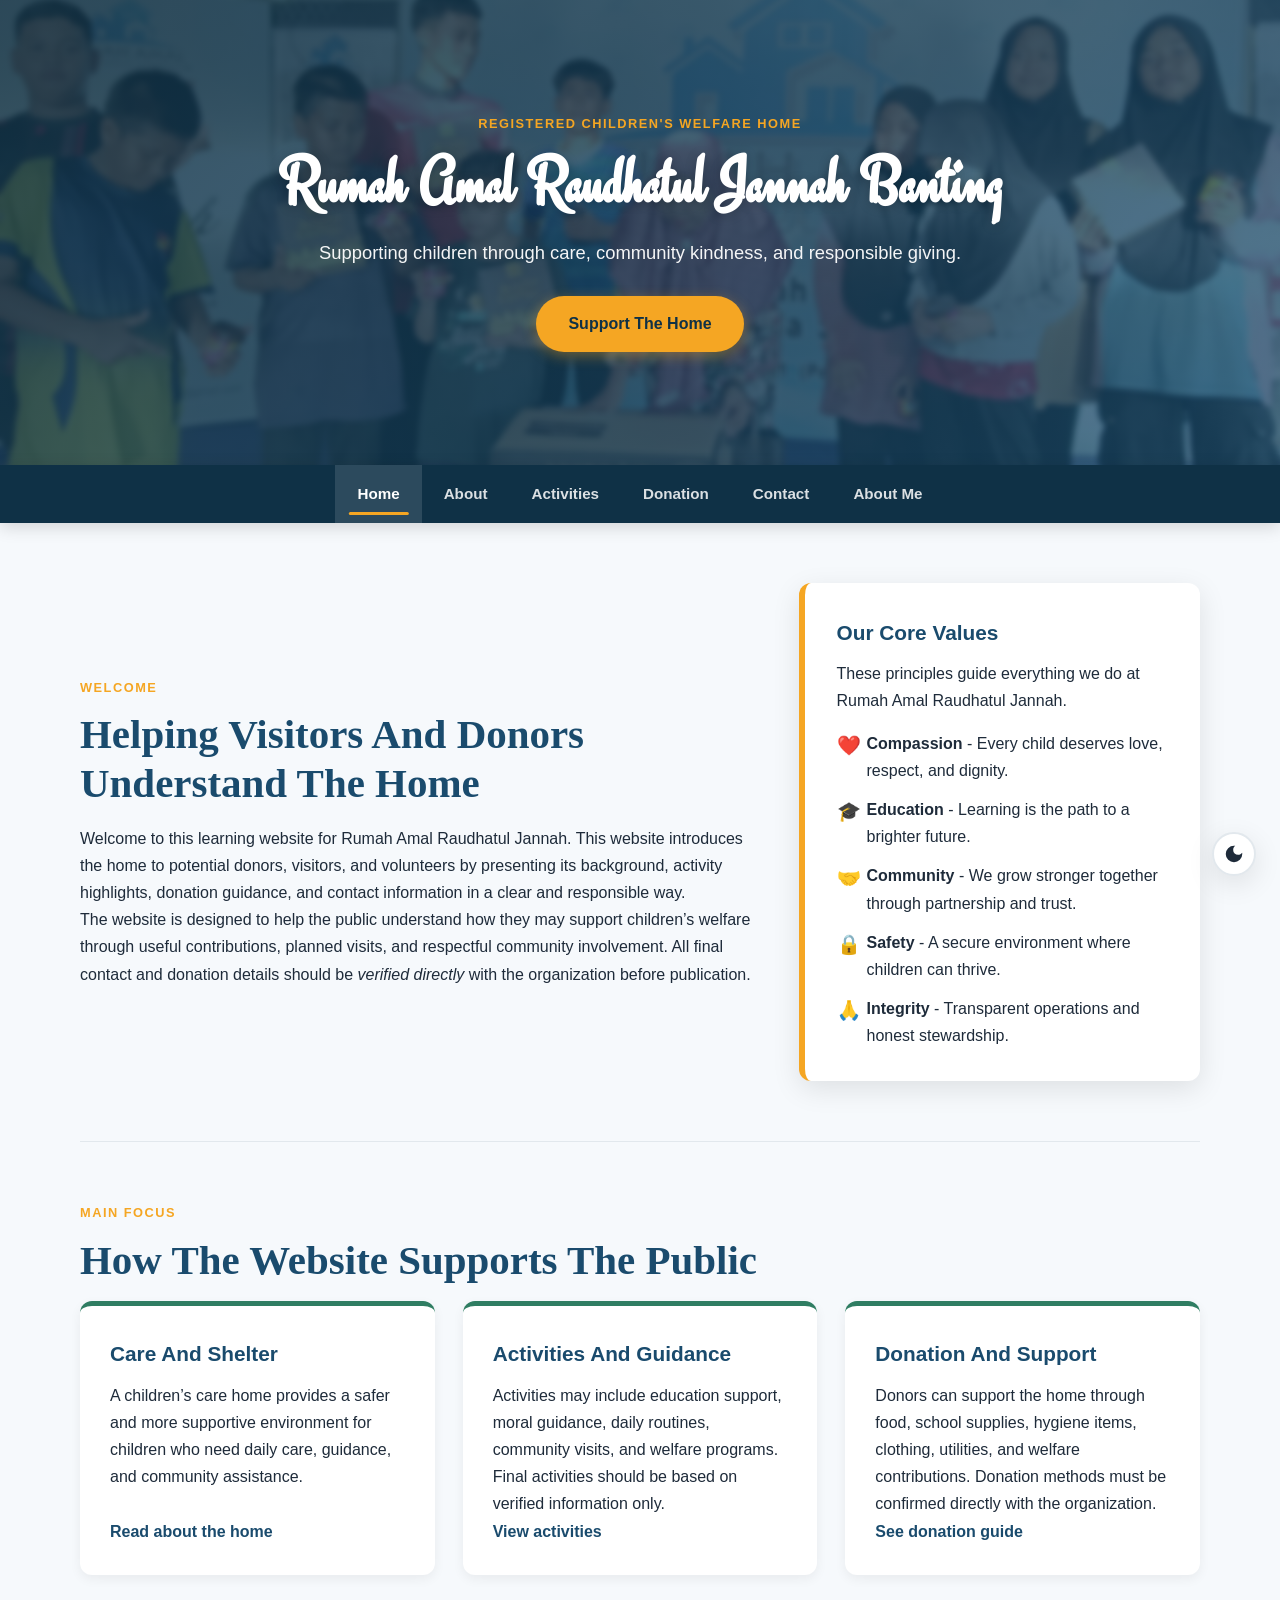
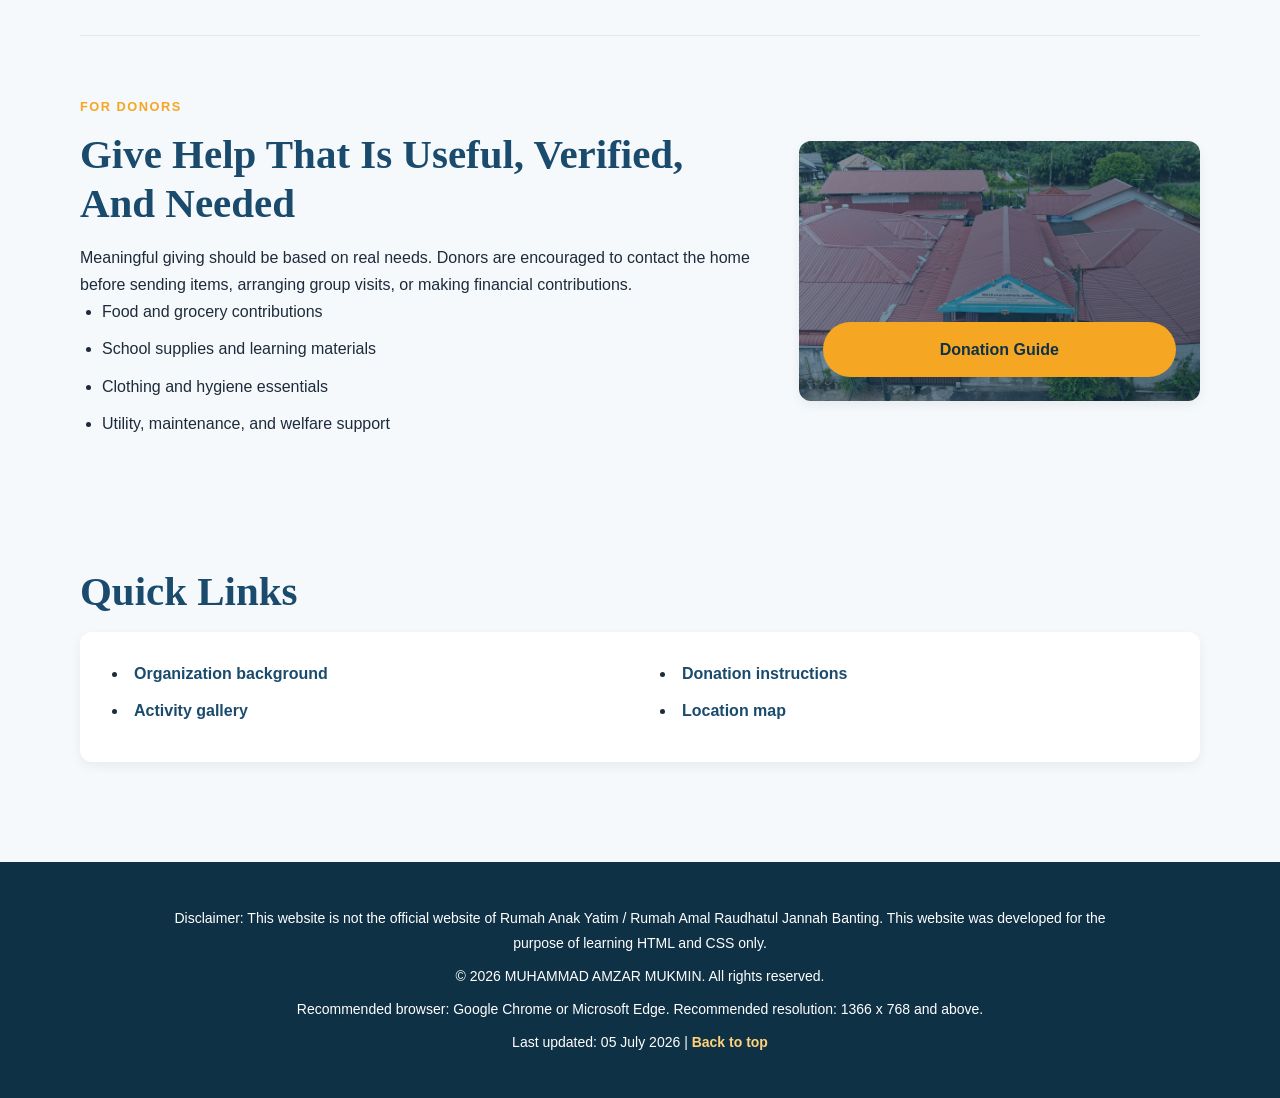
<file: index.html>
<!DOCTYPE html>
<html lang="en">
<head>
  <meta charset="UTF-8">
  <meta name="viewport" content="width=device-width, initial-scale=1.0">
  <meta name="description" content="A learning website about Rumah Anak Yatim / Rumah Amal Raudhatul Jannah for IMS458 Web Design and Development.">
  <meta name="keywords" content="Rumah Anak Yatim, Rumah Amal Raudhatul Jannah, Banting, orphanage, donation, welfare, IMS458">
  <meta name="author" content="Muhammad Amzar Mukmin">
  <title>Rumah Amal Raudhatul Jannah | Home</title>
  <link rel="preconnect" href="https://fonts.googleapis.com">
  <link rel="preconnect" href="https://fonts.gstatic.com" crossorigin>
  <link href="https://fonts.googleapis.com/css2?family=Bilbo&family=Damion&family=Engagement&family=Yellowtail&display=swap" rel="stylesheet">
  <link rel="stylesheet" href="css/style.css">
</head>
<body>
  <!-- Butang Dark Mode -->
  <button id="theme-switch" aria-label="Toggle dark mode">
    <svg xmlns="http://www.w3.org/2000/svg" height="24px" viewBox="0 -960 960 960" width="24px">
      <path d="M480-120q-150 0-255-105T120-480q0-150 105-255t255-105q14 0 27.5 1t26.5 3q-41 29-65.5 75.5T444-660q0 90 63 153t153 63q55 0 101-24.5t75-65.5q2 13 3 26.5t1 27.5q0 150-105 255T480-120Z"/>
    </svg>
    <svg xmlns="http://www.w3.org/2000/svg" height="24px" viewBox="0 -960 960 960" width="24px">
      <path d="M480-280q-83 0-141.5-58.5T280-480q0-83 58.5-141.5T480-680q83 0 141.5 58.5T680-480q0 83-58.5 141.5T480-280ZM200-440H40v-80h160v80Zm720 0H760v-80h160v80ZM440-760v-160h80v160h-80Zm0 720v-160h80v160h-80ZM256-650l-101-97 57-59 96 100-52 56Zm492 496-97-101 53-55 101 97-57 59Zm-98-550 97-101 59 57-100 96-56-52ZM154-212l101-97 55 53-97 101-59-57Z"/>
    </svg>
  </button>

  <div id="loader">
    <div class="spinner"></div>
  </div>
  <header class="site-header" id="top">
    <div class="header-overlay">
      <p class="assignment-label">Registered Children's Welfare Home</p>
      <h1>Rumah Amal Raudhatul Jannah Banting</h1>
      <p class="header-text">Supporting children through care, community kindness, and responsible giving.</p>
      <a class="header-button" href="donation.html">Support The Home</a>
    </div>
  </header>

  <nav class="main-nav" aria-label="Main navigation">
    <ul>
      <li><a class="active" href="index.html">Home</a></li>
      <li><a href="about.html">About</a></li>
      <li><a href="activities.html">Activities</a></li>
      <li><a href="donation.html">Donation</a></li>
      <li><a href="contact.html">Contact</a></li>
      <li><a href="aboutme.html">About Me</a></li>
    </ul>
  </nav>

<div id="page-content">
  <main>
    <section class="intro-section">
      <div class="intro-text">
        <p class="section-label">Welcome</p>
        <h2>Helping Visitors And Donors Understand The Home</h2>
        <p>
          Welcome to this learning website for Rumah Amal Raudhatul Jannah. This website
          introduces the home to potential donors, visitors, and volunteers by presenting its background, activity highlights,
          donation guidance, and contact information in a clear and responsible way.
        </p>
        <p>
          The website is designed to help the public understand how they may support children’s welfare through useful
          contributions, planned visits, and respectful community involvement. All final contact and donation details should
          be <em>verified directly</em> with the organization before publication.
        </p>
      </div>

      <aside class="notice-box">
        <h3>Our Core Values</h3>
        <p>These principles guide everything we do at Rumah Amal Raudhatul Jannah.</p>
        <ul style="padding-left: 0; list-style: none; margin-top: 15px;">
          <li style="margin-bottom: 12px; padding-left: 30px; position: relative;">
            <span style="position: absolute; left: 0; font-size: 1.2rem;">❤️</span>
            <strong>Compassion</strong> - Every child deserves love, respect, and dignity.
          </li>
          <li style="margin-bottom: 12px; padding-left: 30px; position: relative;">
            <span style="position: absolute; left: 0; font-size: 1.2rem;">🎓</span>
            <strong>Education</strong> - Learning is the path to a brighter future.
          </li>
          <li style="margin-bottom: 12px; padding-left: 30px; position: relative;">
            <span style="position: absolute; left: 0; font-size: 1.2rem;">🤝</span>
            <strong>Community</strong> - We grow stronger together through partnership and trust.
          </li>
          <li style="margin-bottom: 12px; padding-left: 30px; position: relative;">
            <span style="position: absolute; left: 0; font-size: 1.2rem;">🔒</span>
            <strong>Safety</strong> - A secure environment where children can thrive.
          </li>
          <li style="padding-left: 30px; position: relative;">
            <span style="position: absolute; left: 0; font-size: 1.2rem;">🙏</span>
            <strong>Integrity</strong> - Transparent operations and honest stewardship.
          </li>
        </ul>
      </aside>
    </section>

    <section class="highlight-section" aria-labelledby="highlights-title">
      <p class="section-label">Main Focus</p>
      <h2 id="highlights-title">How The Website Supports The Public</h2>

      <div class="card-grid">
        <article class="info-card">
          <h3>Care And Shelter</h3>
          <p>
            A children’s care home provides a safer and more supportive environment for children who need daily care,
            guidance, and community assistance.
          </p>
          <a href="about.html">Read about the home</a>
        </article>

        <article class="info-card">
          <h3>Activities And Guidance</h3>
          <p>
            Activities may include education support, moral guidance, daily routines, community visits, and welfare programs.
            Final activities should be based on verified information only.
          </p>
          <a href="activities.html">View activities</a>
        </article>

        <article class="info-card">
          <h3>Donation And Support</h3>
          <p>
            Donors can support the home through food, school supplies, hygiene items, clothing, utilities, and welfare
            contributions. Donation methods must be confirmed directly with the organization.
          </p>
          <a href="donation.html">See donation guide</a>
        </article>
      </div>
    </section>

    <section class="donor-section">
      <div>
        <p class="section-label">For Donors</p>
        <h2>Give Help That Is Useful, Verified, And Needed</h2>
        <p>
          Meaningful giving should be based on real needs. Donors are encouraged to contact the home before sending
          items, arranging group visits, or making financial contributions.
        </p>
        <ul class="support-list">
          <li>Food and grocery contributions</li>
          <li>School supplies and learning materials</li>
          <li>Clothing and hygiene essentials</li>
          <li>Utility, maintenance, and welfare support</li>
        </ul>
      </div>

      <a class="image-link" href="donation.html" aria-label="Open donation page">
        <span>Donation Guide</span>
      </a>
    </section>

    <section class="quick-links" aria-labelledby="quick-links-title">
      <h2 id="quick-links-title">Quick Links</h2>
      <ul>
        <li><a href="about.html#organization">Organization background</a></li>
        <li><a href="activities.html#gallery">Activity gallery</a></li>
        <li><a href="donation.html#donation-instructions">Donation instructions</a></li>
        <li><a href="contact.html#map">Location map</a></li>
      </ul>
    </section>
  </main>

  <footer>
    <p>
      <small>Disclaimer: This website is not the official website of Rumah Anak Yatim / Rumah Amal Raudhatul Jannah Banting.
      This website was developed for the purpose of learning HTML and CSS only.</small>
    </p>
    <p><small>&copy; 2026 MUHAMMAD AMZAR MUKMIN. All rights reserved.</small></p>
    <p><small>Recommended browser: Google Chrome or Microsoft Edge. Recommended resolution: 1366 x 768 and above.</small></p>
    <p><small>Last updated: <time datetime="2026-07-05">05 July 2026</time> | <a href="#top">Back to top</a></small></p>
  </footer>
</div>

<script>
  window.addEventListener('load', function() {
    const loader = document.getElementById('loader');
    const content = document.getElementById('page-content');

    <!-- Short delay to ensure smooth transition -->
    setTimeout(() => {
      loader.style.opacity = '0';

      setTimeout(() => {
        loader.style.display = 'none';
        content.style.opacity = '1';
      }, 400);
    }, 800);
  });
</script>
<script src="js/darkmode.js" defer></script>
</body>
</html>
</file>
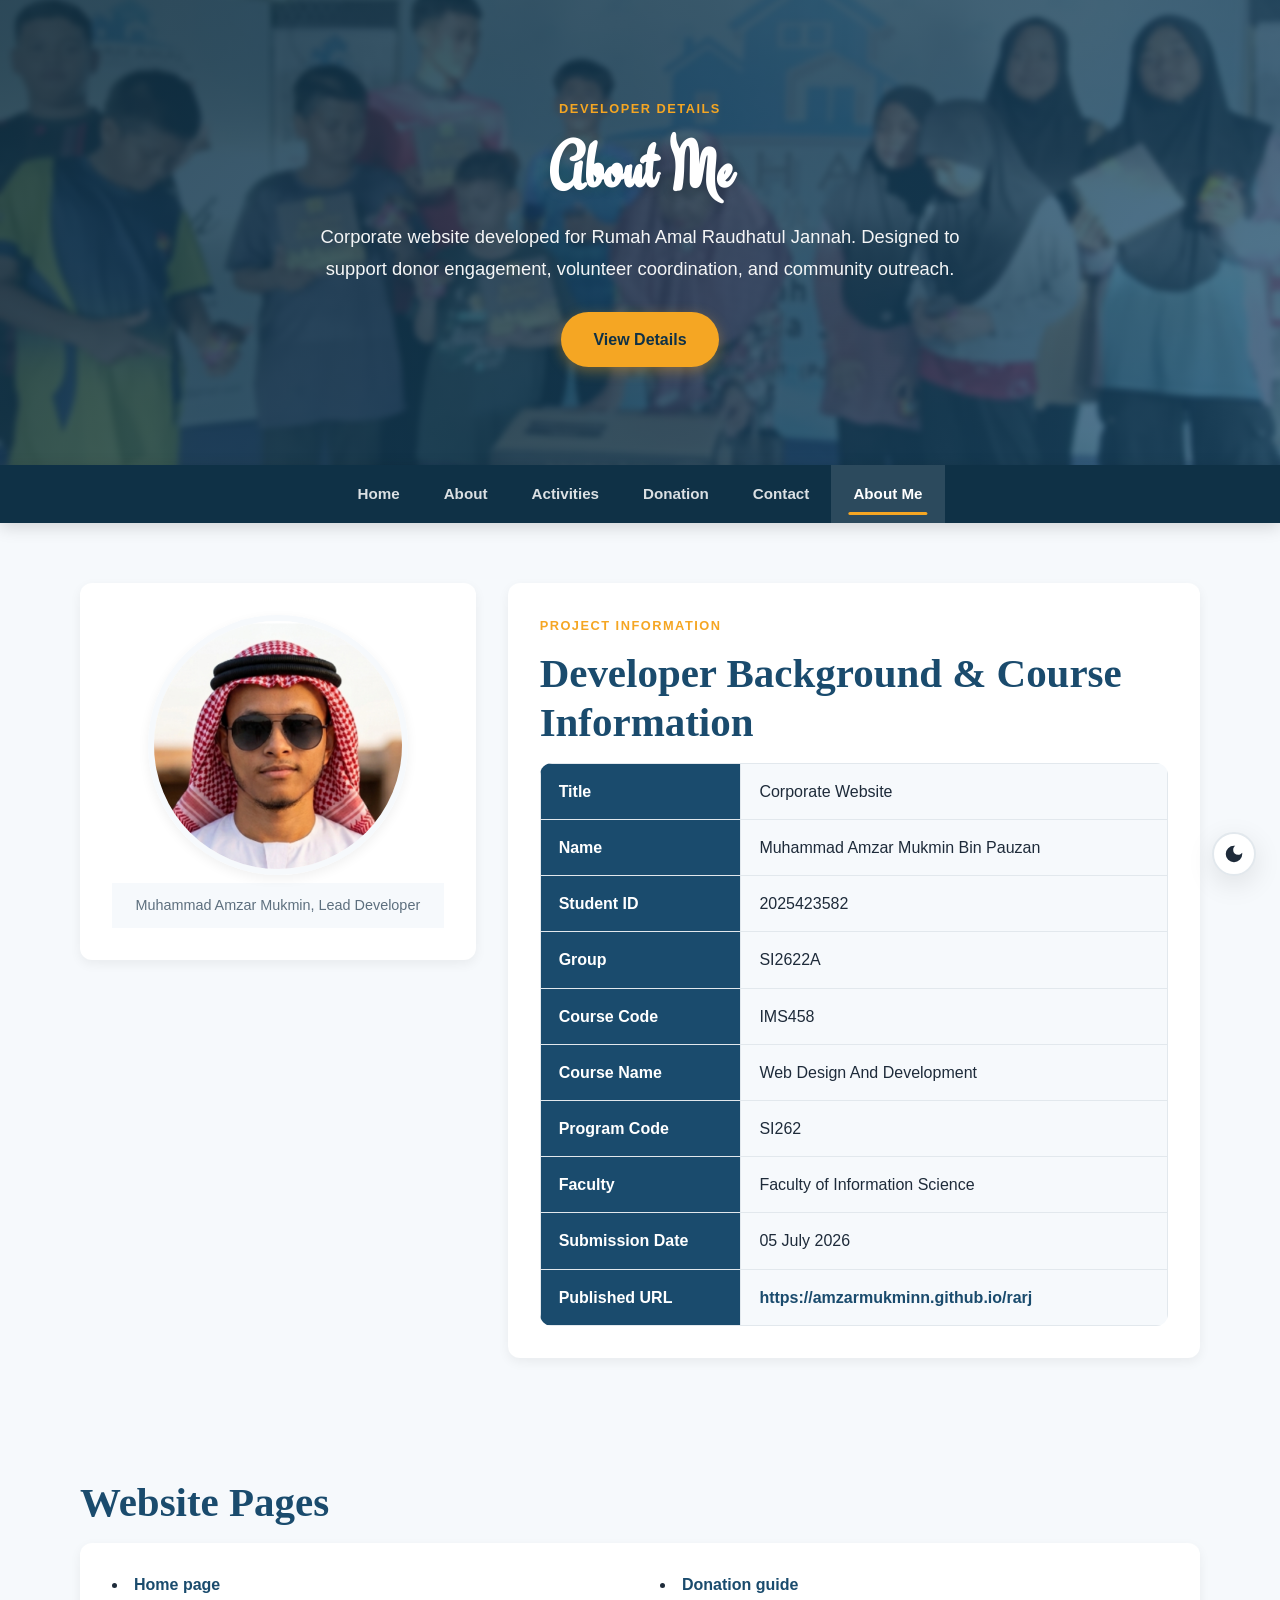
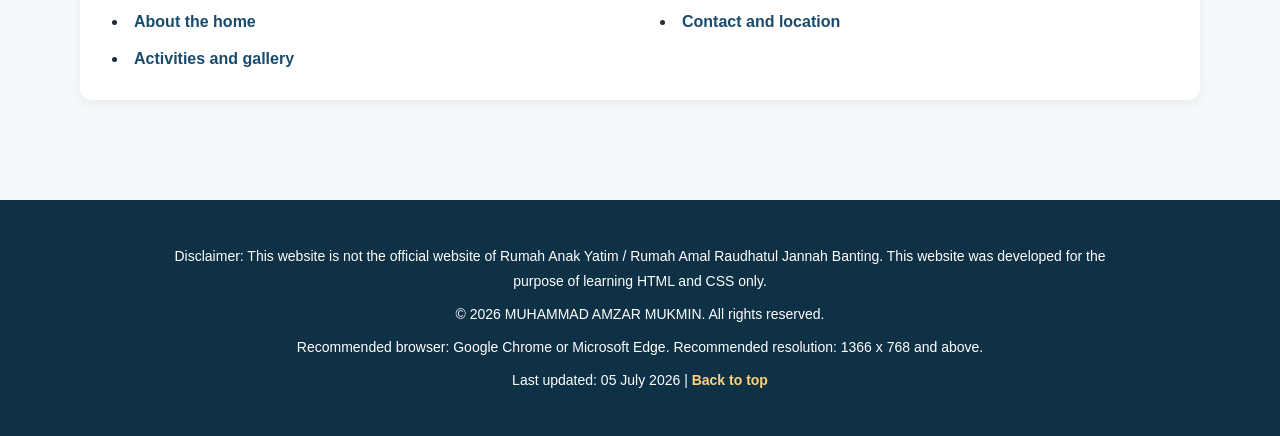
<file: aboutme.html>
<!DOCTYPE html>
<html lang="en">
<head>
  <meta charset="UTF-8">
  <meta name="viewport" content="width=device-width, initial-scale=1.0">
  <meta name="description" content="A learning website about Rumah Anak Yatim / Rumah Amal Raudhatul Jannah for IMS458 Web Design and Development.">
  <meta name="keywords" content="Rumah Anak Yatim, Rumah Amal Raudhatul Jannah, Banting, orphanage, donation, welfare, IMS458">
  <meta name="author" content="Muhammad Amzar Mukmin">
  <title>IMS458 Assignment | About Me</title>
  <link rel="preconnect" href="https://fonts.googleapis.com">
  <link rel="preconnect" href="https://fonts.gstatic.com" crossorigin>
  <link href="https://fonts.googleapis.com/css2?family=Bilbo&family=Damion&family=Engagement&family=Yellowtail&display=swap" rel="stylesheet">
  <link rel="stylesheet" href="css/style.css">
</head>
<body>
  <!-- Butang Dark Mode -->
  <button id="theme-switch" aria-label="Toggle dark mode">
    <svg xmlns="http://www.w3.org/2000/svg" height="24px" viewBox="0 -960 960 960" width="24px">
      <path d="M480-120q-150 0-255-105T120-480q0-150 105-255t255-105q14 0 27.5 1t26.5 3q-41 29-65.5 75.5T444-660q0 90 63 153t153 63q55 0 101-24.5t75-65.5q2 13 3 26.5t1 27.5q0 150-105 255T480-120Z"/>
    </svg>
    <svg xmlns="http://www.w3.org/2000/svg" height="24px" viewBox="0 -960 960 960" width="24px">
      <path d="M480-280q-83 0-141.5-58.5T280-480q0-83 58.5-141.5T480-680q83 0 141.5 58.5T680-480q0 83-58.5 141.5T480-280ZM200-440H40v-80h160v80Zm720 0H760v-80h160v80ZM440-760v-160h80v160h-80Zm0 720v-160h80v160h-80ZM256-650l-101-97 57-59 96 100-52 56Zm492 496-97-101 53-55 101 97-57 59Zm-98-550 97-101 59 57-100 96-56-52ZM154-212l101-97 55 53-97 101-59-57Z"/>
    </svg>
  </button>

  <div id="loader">
    <div class="spinner"></div>
  </div>
  <header class="site-header sub-header" id="top">
    <div class="header-overlay">
      <p class="assignment-label">Developer Details</p>
      <h1>About Me</h1>
      <p class="header-text">Corporate website developed for Rumah Amal Raudhatul Jannah. Designed to support donor engagement, volunteer coordination, and community outreach.</p>
      <a class="header-button" href="#student-details">View Details</a>
    </div>
  </header>

  <nav class="main-nav" aria-label="Main navigation">
    <ul>
      <li><a href="index.html">Home</a></li>
      <li><a href="about.html">About</a></li>
      <li><a href="activities.html">Activities</a></li>
      <li><a href="donation.html">Donation</a></li>
      <li><a href="contact.html">Contact</a></li>
      <li><a class="active" href="aboutme.html">About Me</a></li>
    </ul>
  </nav>

<div id="page-content">
  <main>
    <section class="aboutme-section" id="student-details">
      <div class="student-photo-card">
        <figure>
          <img src="images/profile_photo.png" alt="Developer portrait placeholder">
          <figcaption>Muhammad Amzar Mukmin, Lead Developer</figcaption>
        </figure>
      </div>

      <div class="student-details-card">
        <p class="section-label">Project Information</p>
        <h2>Developer Background & Course Information</h2>

        <table class="student-table">
          <tr>
            <th>Title</th>
            <td>Corporate Website</td>
          </tr>
          <tr>
            <th>Name</th>
            <td>Muhammad Amzar Mukmin Bin Pauzan</td>
          </tr>
          <tr>
            <th>Student ID</th>
            <td>2025423582</td>
          </tr>
          <tr>
            <th>Group</th>
            <td>SI2622A</td>
          </tr>
          <tr>
            <th>Course Code</th>
            <td>IMS458</td>
          </tr>
          <tr>
            <th>Course Name</th>
            <td>Web Design And Development</td>
          </tr>
          <tr>
            <th>Program Code</th>
            <td>SI262</td>
          </tr>
          <tr>
            <th>Faculty</th>
            <td>Faculty of Information Science</td>
          </tr>
          <tr>
            <th>Submission Date</th>
            <td><time datetime="2026-07-05">05 July 2026</time></td>
          </tr>
          <tr>
            <th>Published URL</th>
            <td><a href="https://amzarmukminn.github.io/rarj">https://amzarmukminn.github.io/rarj</a></td>
          </tr>
        </table>
      </div>
    </section>

    <section class="quick-links" aria-labelledby="aboutme-links-title">
      <h2 id="aboutme-links-title">Website Pages</h2>
      <ul>
        <li><a href="index.html">Home page</a></li>
        <li><a href="about.html">About the home</a></li>
        <li><a href="activities.html">Activities and gallery</a></li>
        <li><a href="donation.html">Donation guide</a></li>
        <li><a href="contact.html">Contact and location</a></li>
      </ul>
    </section>
  </main>

  <footer>
    <p>
      <small>Disclaimer: This website is not the official website of Rumah Anak Yatim / Rumah Amal Raudhatul Jannah Banting.
      This website was developed for the purpose of learning HTML and CSS only.</small>
    </p>
    <p><small>&copy; 2026 MUHAMMAD AMZAR MUKMIN. All rights reserved.</small></p>
    <p><small>Recommended browser: Google Chrome or Microsoft Edge. Recommended resolution: 1366 x 768 and above.</small></p>
    <p><small>Last updated: <time datetime="2026-07-05">05 July 2026</time> | <a href="#top">Back to top</a></small></p>
  </footer>
</div>

<script>
  window.addEventListener('load', function() {
    const loader = document.getElementById('loader');
    const content = document.getElementById('page-content');

    setTimeout(() => {
      loader.style.opacity = '0';

      setTimeout(() => {
        loader.style.display = 'none';
        content.style.opacity = '1';
      }, 400);
    }, 800);
  });
</script>
<script src="js/darkmode.js" defer></script>
</body>
</html>
</file>
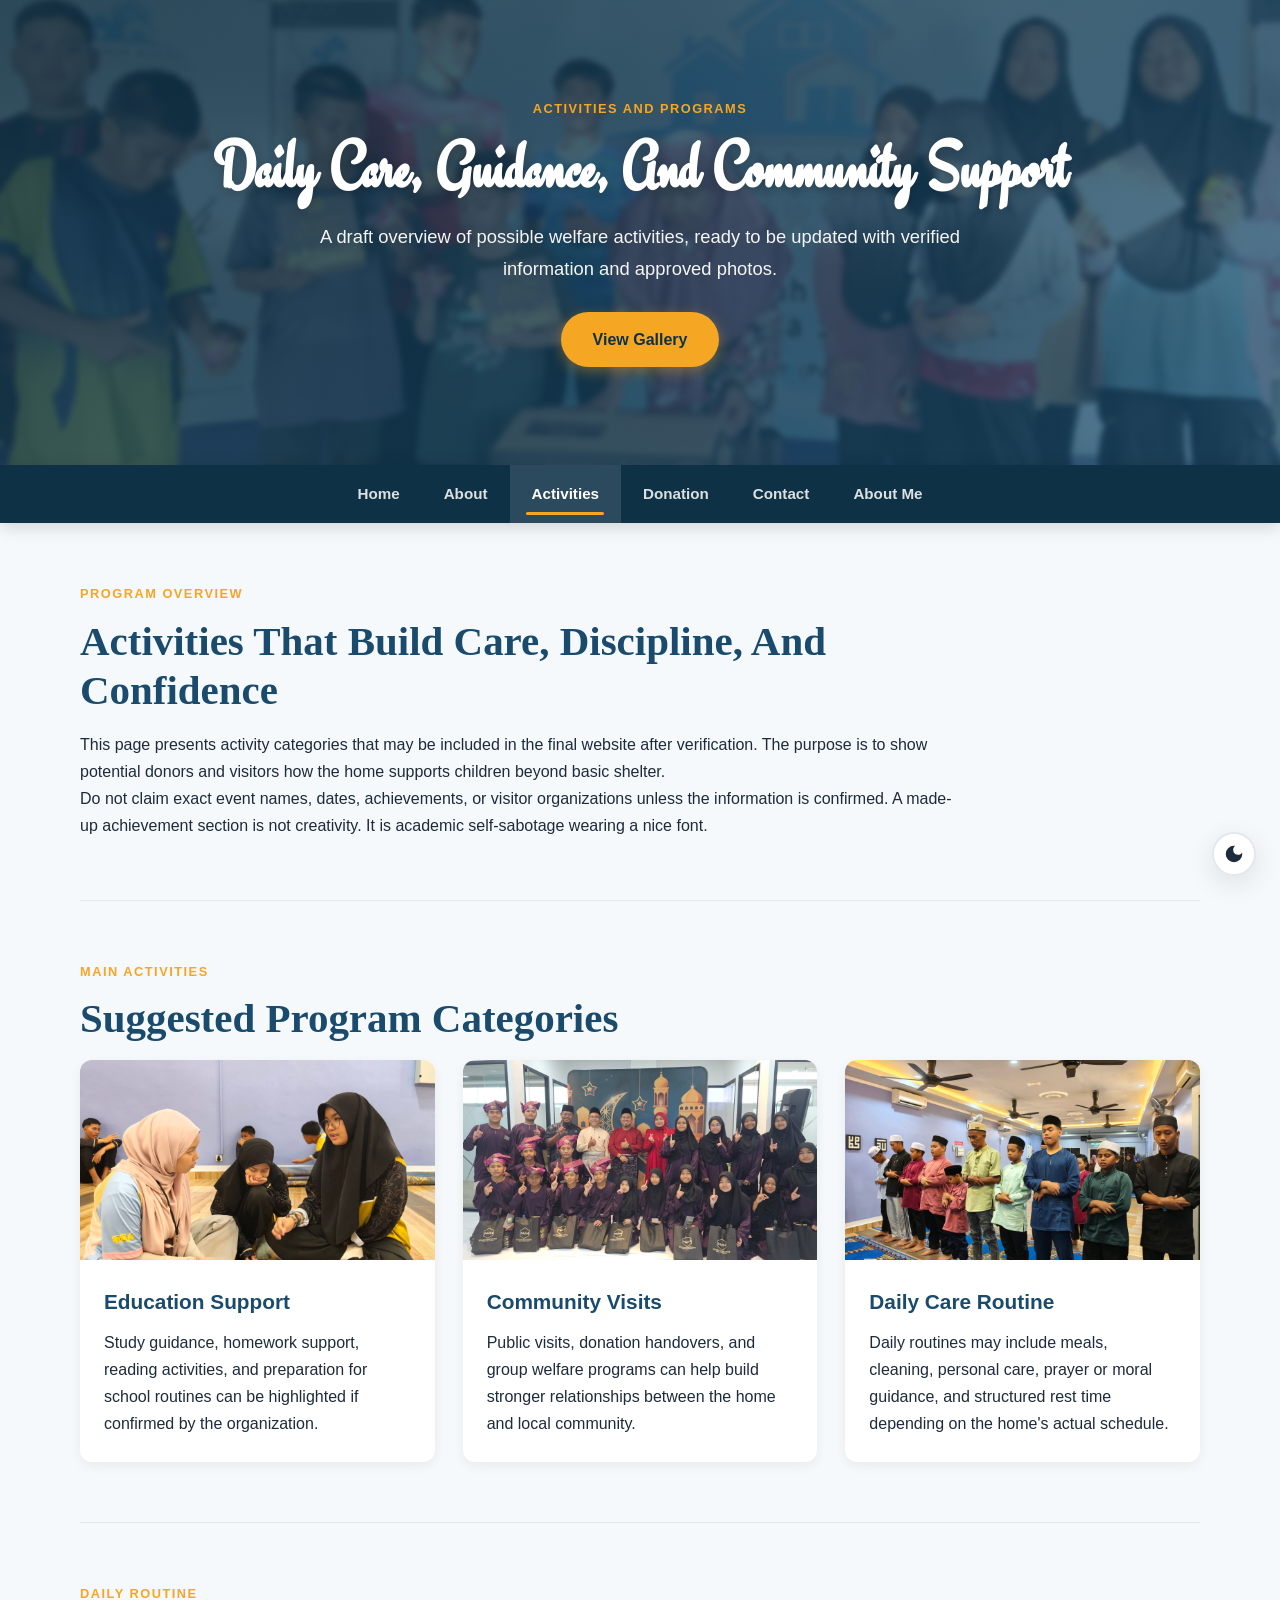
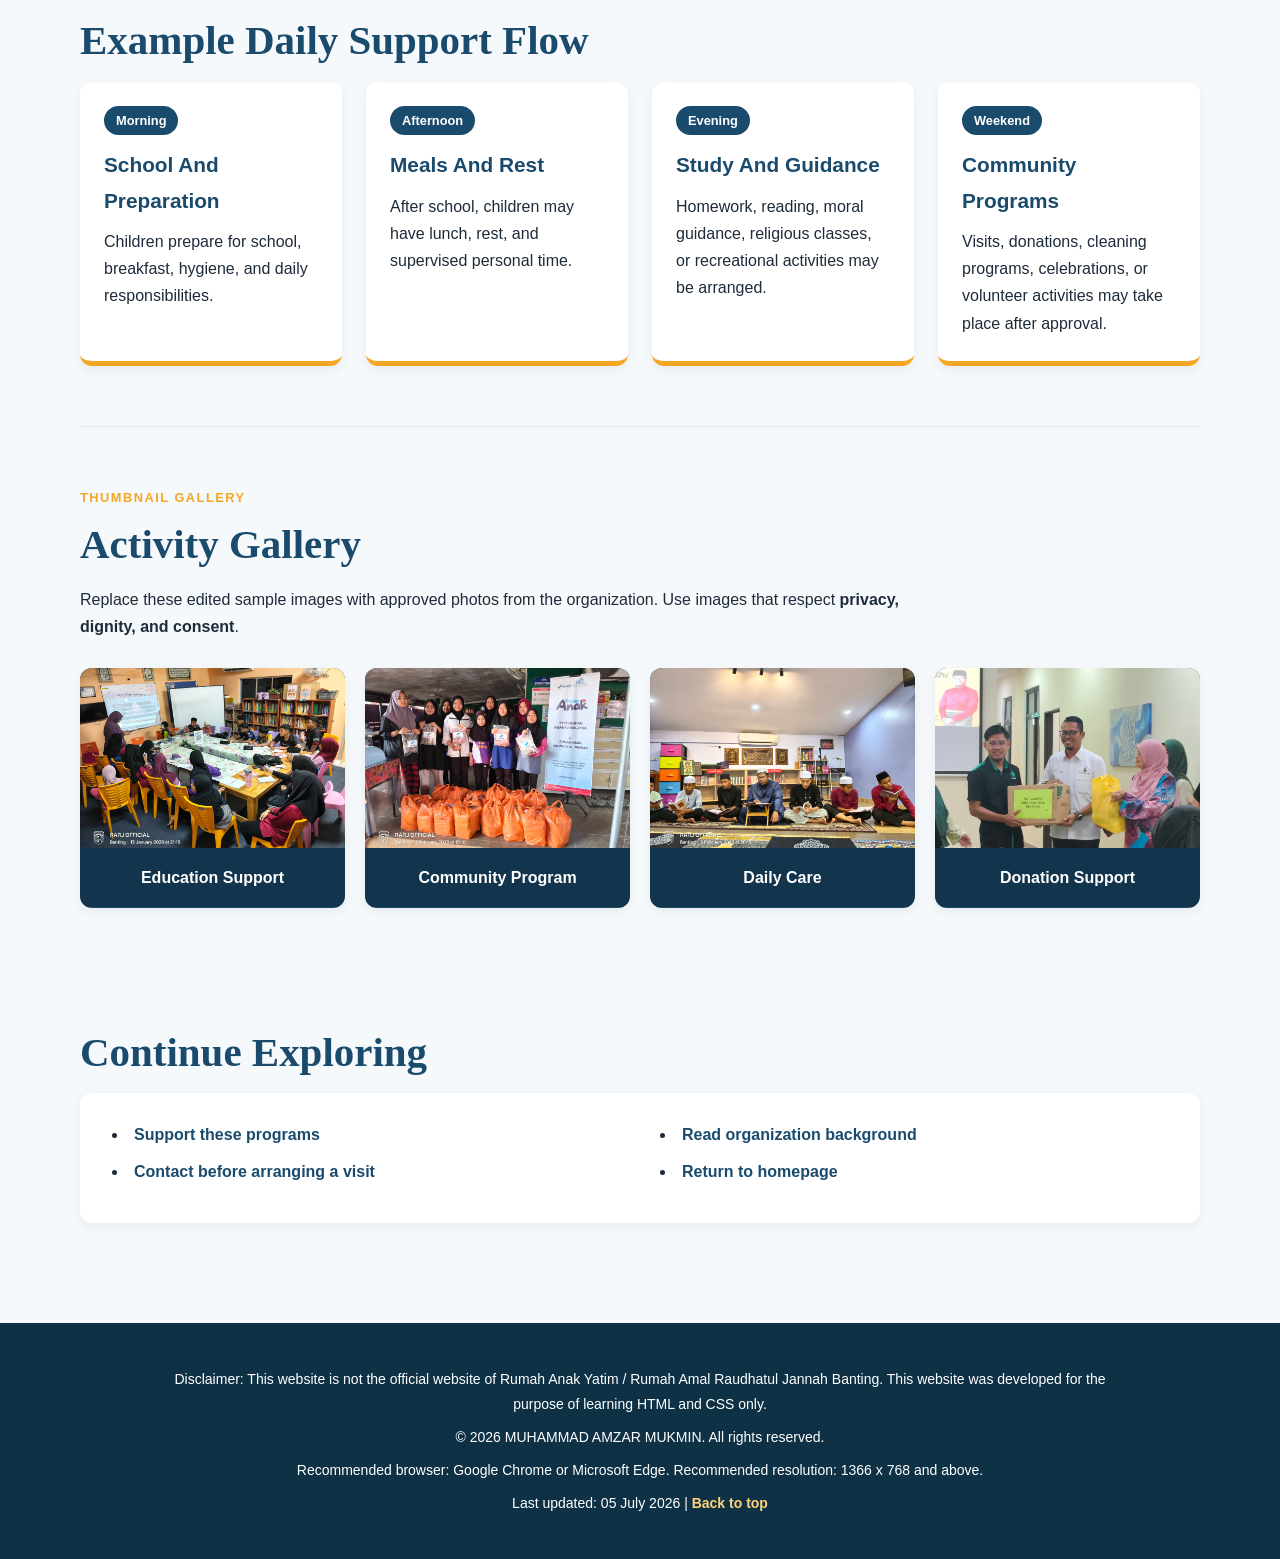
<file: activities.html>
<!DOCTYPE html>
<html lang="en">
<head>
  <meta charset="UTF-8">
  <meta name="viewport" content="width=device-width, initial-scale=1.0">
  <meta name="description" content="A learning website about Rumah Anak Yatim / Rumah Amal Raudhatul Jannah for IMS458 Web Design and Development.">
  <meta name="keywords" content="Rumah Anak Yatim, Rumah Amal Raudhatul Jannah, Banting, orphanage, donation, welfare, IMS458">
  <meta name="author" content="Muhammad Amzar Mukmin">
  <title>Rumah Amal Raudhatul Jannah | Activities</title>
  <link rel="preconnect" href="https://fonts.googleapis.com">
  <link rel="preconnect" href="https://fonts.gstatic.com" crossorigin>
  <link href="https://fonts.googleapis.com/css2?family=Bilbo&family=Damion&family=Engagement&family=Yellowtail&display=swap" rel="stylesheet">
  <link rel="stylesheet" href="css/style.css">
</head>
<body>
  <!-- Butang Dark Mode -->
  <button id="theme-switch" aria-label="Toggle dark mode">
    <svg xmlns="http://www.w3.org/2000/svg" height="24px" viewBox="0 -960 960 960" width="24px">
      <path d="M480-120q-150 0-255-105T120-480q0-150 105-255t255-105q14 0 27.5 1t26.5 3q-41 29-65.5 75.5T444-660q0 90 63 153t153 63q55 0 101-24.5t75-65.5q2 13 3 26.5t1 27.5q0 150-105 255T480-120Z"/>
    </svg>
    <svg xmlns="http://www.w3.org/2000/svg" height="24px" viewBox="0 -960 960 960" width="24px">
      <path d="M480-280q-83 0-141.5-58.5T280-480q0-83 58.5-141.5T480-680q83 0 141.5 58.5T680-480q0 83-58.5 141.5T480-280ZM200-440H40v-80h160v80Zm720 0H760v-80h160v80ZM440-760v-160h80v160h-80Zm0 720v-160h80v160h-80ZM256-650l-101-97 57-59 96 100-52 56Zm492 496-97-101 53-55 101 97-57 59Zm-98-550 97-101 59 57-100 96-56-52ZM154-212l101-97 55 53-97 101-59-57Z"/>
    </svg>
  </button>

  <div id="loader">
    <div class="spinner"></div>
  </div>
  <header class="site-header sub-header" id="top">
    <div class="header-overlay">
      <p class="assignment-label">Activities And Programs</p>
      <h1>Daily Care, Guidance, And Community Support</h1>
      <p class="header-text">A draft overview of possible welfare activities, ready to be updated with verified information and approved photos.</p>
      <a class="header-button" href="#gallery">View Gallery</a>
    </div>
  </header>

  <nav class="main-nav" aria-label="Main navigation">
    <ul>
      <li><a href="index.html">Home</a></li>
      <li><a href="about.html">About</a></li>
      <li><a class="active" href="activities.html">Activities</a></li>
      <li><a href="donation.html">Donation</a></li>
      <li><a href="contact.html">Contact</a></li>
      <li><a href="aboutme.html">About Me</a></li>
    </ul>
  </nav>

<div id="page-content">
  <main>
    <section class="page-intro">
      <p class="section-label">Program Overview</p>
      <h2>Activities That Build Care, Discipline, And Confidence</h2>
      <p>
        This page presents activity categories that may be included in the final website after verification. The purpose
        is to show potential donors and visitors how the home supports children beyond basic shelter.
      </p>
      <p>
        Do not claim exact event names, dates, achievements, or visitor organizations unless the information is confirmed.
        A made-up achievement section is not creativity. It is academic self-sabotage wearing a nice font.
      </p>
    </section>

    <section class="program-section" aria-labelledby="program-title">
      <p class="section-label">Main Activities</p>
      <h2 id="program-title">Suggested Program Categories</h2>

      <div class="program-grid">
        <article class="program-card">
          <figure>
            <img src="images/program1_02.jpg" alt="Illustration of education support and study activities">
          </figure>
          <div>
            <h3>Education Support</h3>
            <p>
              Study guidance, homework support, reading activities, and preparation for school routines can be highlighted
              if confirmed by the organization.
            </p>
          </div>
        </article>

        <article class="program-card">
          <figure>
            <img src="images/program2.jpg" alt="Illustration of community care and donation support">
          </figure>
          <div>
            <h3>Community Visits</h3>
            <p>
              Public visits, donation handovers, and group welfare programs can help build stronger relationships between
              the home and local community.
            </p>
          </div>
        </article>

        <article class="program-card">
          <figure>
            <img src="images/program3.jpg" alt="Illustration of daily routine and care activities">
          </figure>
          <div>
            <h3>Daily Care Routine</h3>
            <p>
              Daily routines may include meals, cleaning, personal care, prayer or moral guidance, and structured rest
              time depending on the home's actual schedule.
            </p>
          </div>
        </article>
      </div>
    </section>

    <section class="timeline-section" aria-labelledby="routine-title">
      <p class="section-label">Daily Routine</p>
      <h2 id="routine-title">Example Daily Support Flow</h2>
      <div class="timeline">
        <article>
          <span>Morning</span>
          <h3>School And Preparation</h3>
          <p>Children prepare for school, breakfast, hygiene, and daily responsibilities.</p>
        </article>
        <article>
          <span>Afternoon</span>
          <h3>Meals And Rest</h3>
          <p>After school, children may have lunch, rest, and supervised personal time.</p>
        </article>
        <article>
          <span>Evening</span>
          <h3>Study And Guidance</h3>
          <p>Homework, reading, moral guidance, religious classes, or recreational activities may be arranged.</p>
        </article>
        <article>
          <span>Weekend</span>
          <h3>Community Programs</h3>
          <p>Visits, donations, cleaning programs, celebrations, or volunteer activities may take place after approval.</p>
        </article>
      </div>
    </section>

    <section class="gallery-section" id="gallery" aria-labelledby="gallery-title">
      <p class="section-label">Thumbnail Gallery</p>
      <h2 id="gallery-title">Activity Gallery</h2>
      <p>
        Replace these edited sample images with approved photos from the organization. Use images that respect
        <strong>privacy, dignity, and consent</strong>.
      </p>

      <div class="gallery-grid">
        <a href="images/activity1.jpg" class="gallery-item">
          <img src="images/activity1.jpg" alt="Education activity thumbnail">
          <span>Education Support</span>
        </a>
        <a href="images/activity2.jpg" class="gallery-item">
          <img src="images/activity2.jpg" alt="Community program thumbnail">
          <span>Community Program</span>
        </a>
        <a href="images/activity3.jpg" class="gallery-item">
          <img src="images/activity3.jpg" alt="Daily care routine thumbnail">
          <span>Daily Care</span>
        </a>
        <a href="images/activity4.jpg" class="gallery-item">
          <img src="images/activity4.jpg" alt="Donation support thumbnail">
          <span>Donation Support</span>
        </a>
      </div>
    </section>

    <section class="quick-links" aria-labelledby="activity-links-title">
      <h2 id="activity-links-title">Continue Exploring</h2>
      <ul>
        <li><a href="donation.html#donation-instructions">Support these programs</a></li>
        <li><a href="contact.html">Contact before arranging a visit</a></li>
        <li><a href="about.html#organization">Read organization background</a></li>
        <li><a href="index.html">Return to homepage</a></li>
      </ul>
    </section>
  </main>

  <footer>
    <p>
      <small>Disclaimer: This website is not the official website of Rumah Anak Yatim / Rumah Amal Raudhatul Jannah Banting.
      This website was developed for the purpose of learning HTML and CSS only.</small>
    </p>
    <p><small>&copy; 2026 MUHAMMAD AMZAR MUKMIN. All rights reserved.</small></p>
    <p><small>Recommended browser: Google Chrome or Microsoft Edge. Recommended resolution: 1366 x 768 and above.</small></p>
    <p><small>Last updated: <time datetime="2026-07-05">05 July 2026</time> | <a href="#top">Back to top</a></small></p>
  </footer>
</div>

<script>
  window.addEventListener('load', function() {
    const loader = document.getElementById('loader');
    const content = document.getElementById('page-content');

    setTimeout(() => {
      loader.style.opacity = '0';

      setTimeout(() => {
        loader.style.display = 'none';
        content.style.opacity = '1';
      }, 400);
    }, 800);
  });
</script>
<script src="js/darkmode.js" defer></script>
</body>
</html>
</file>
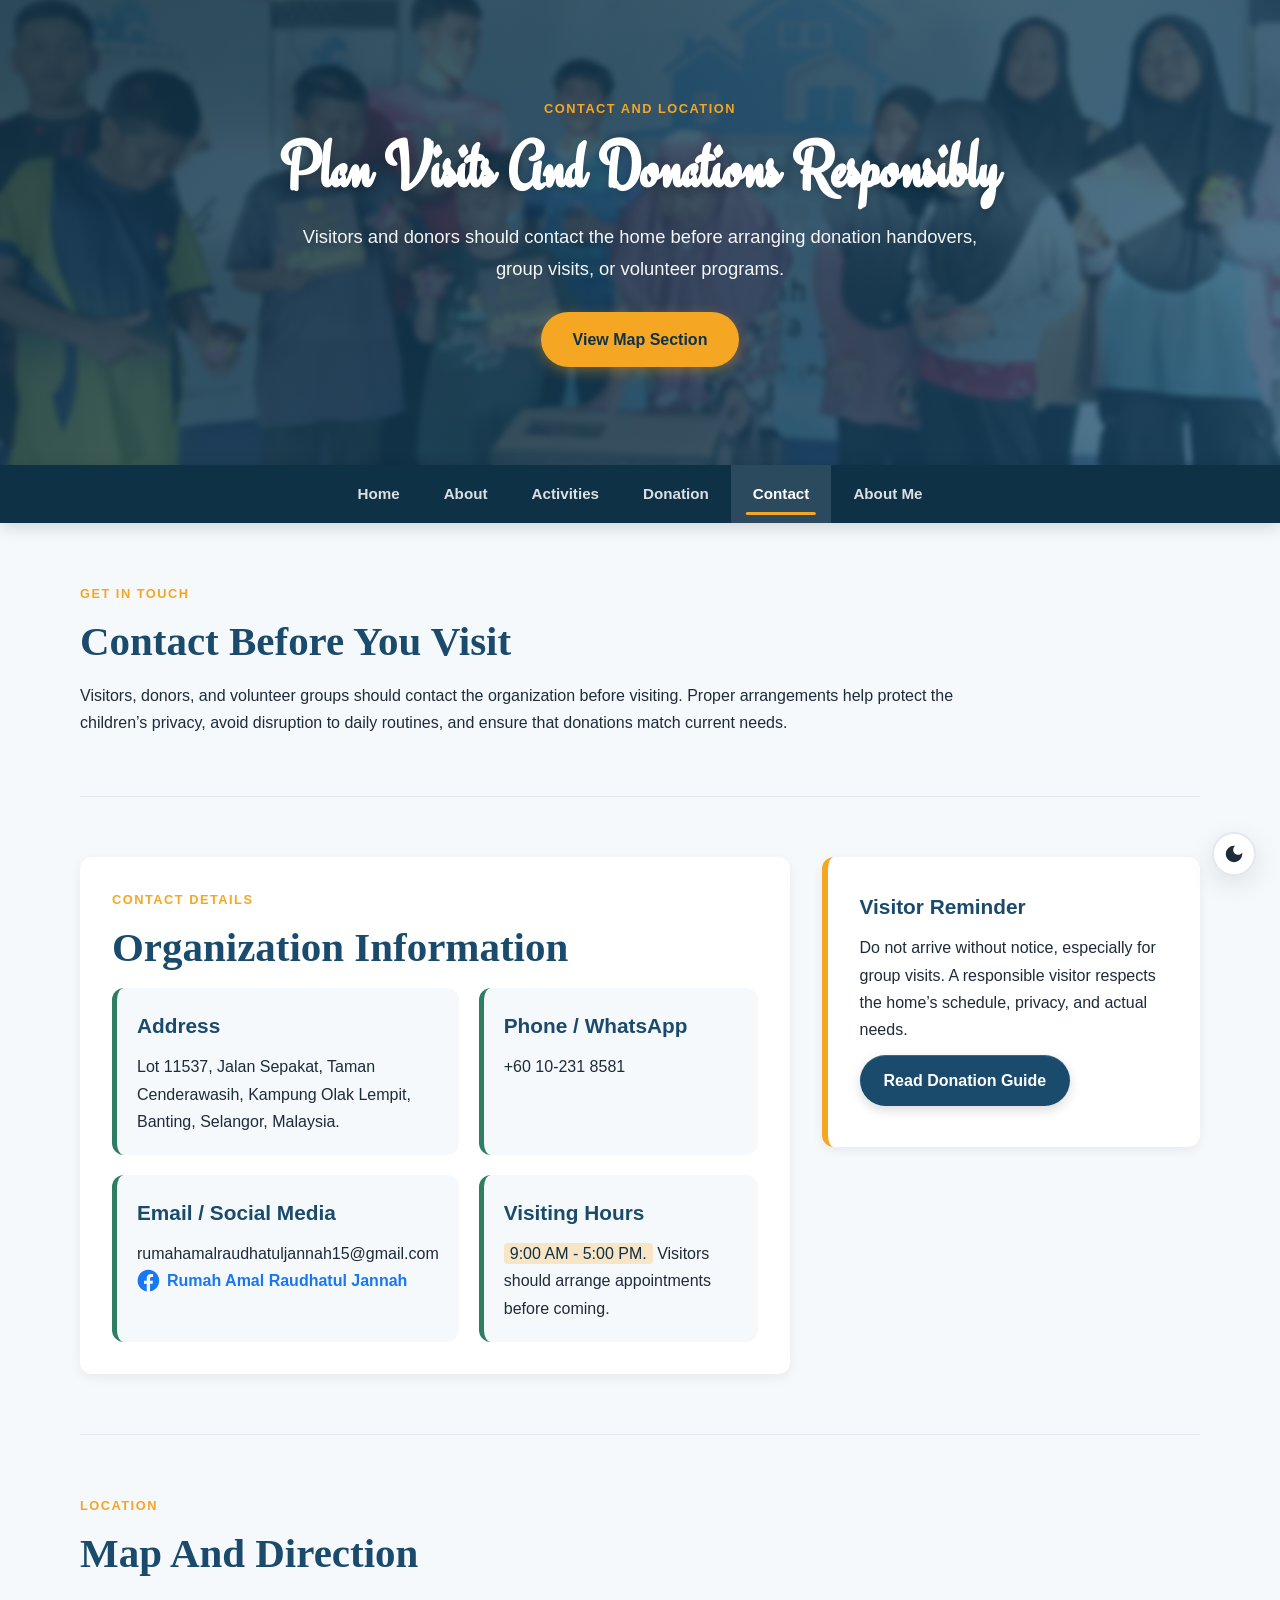
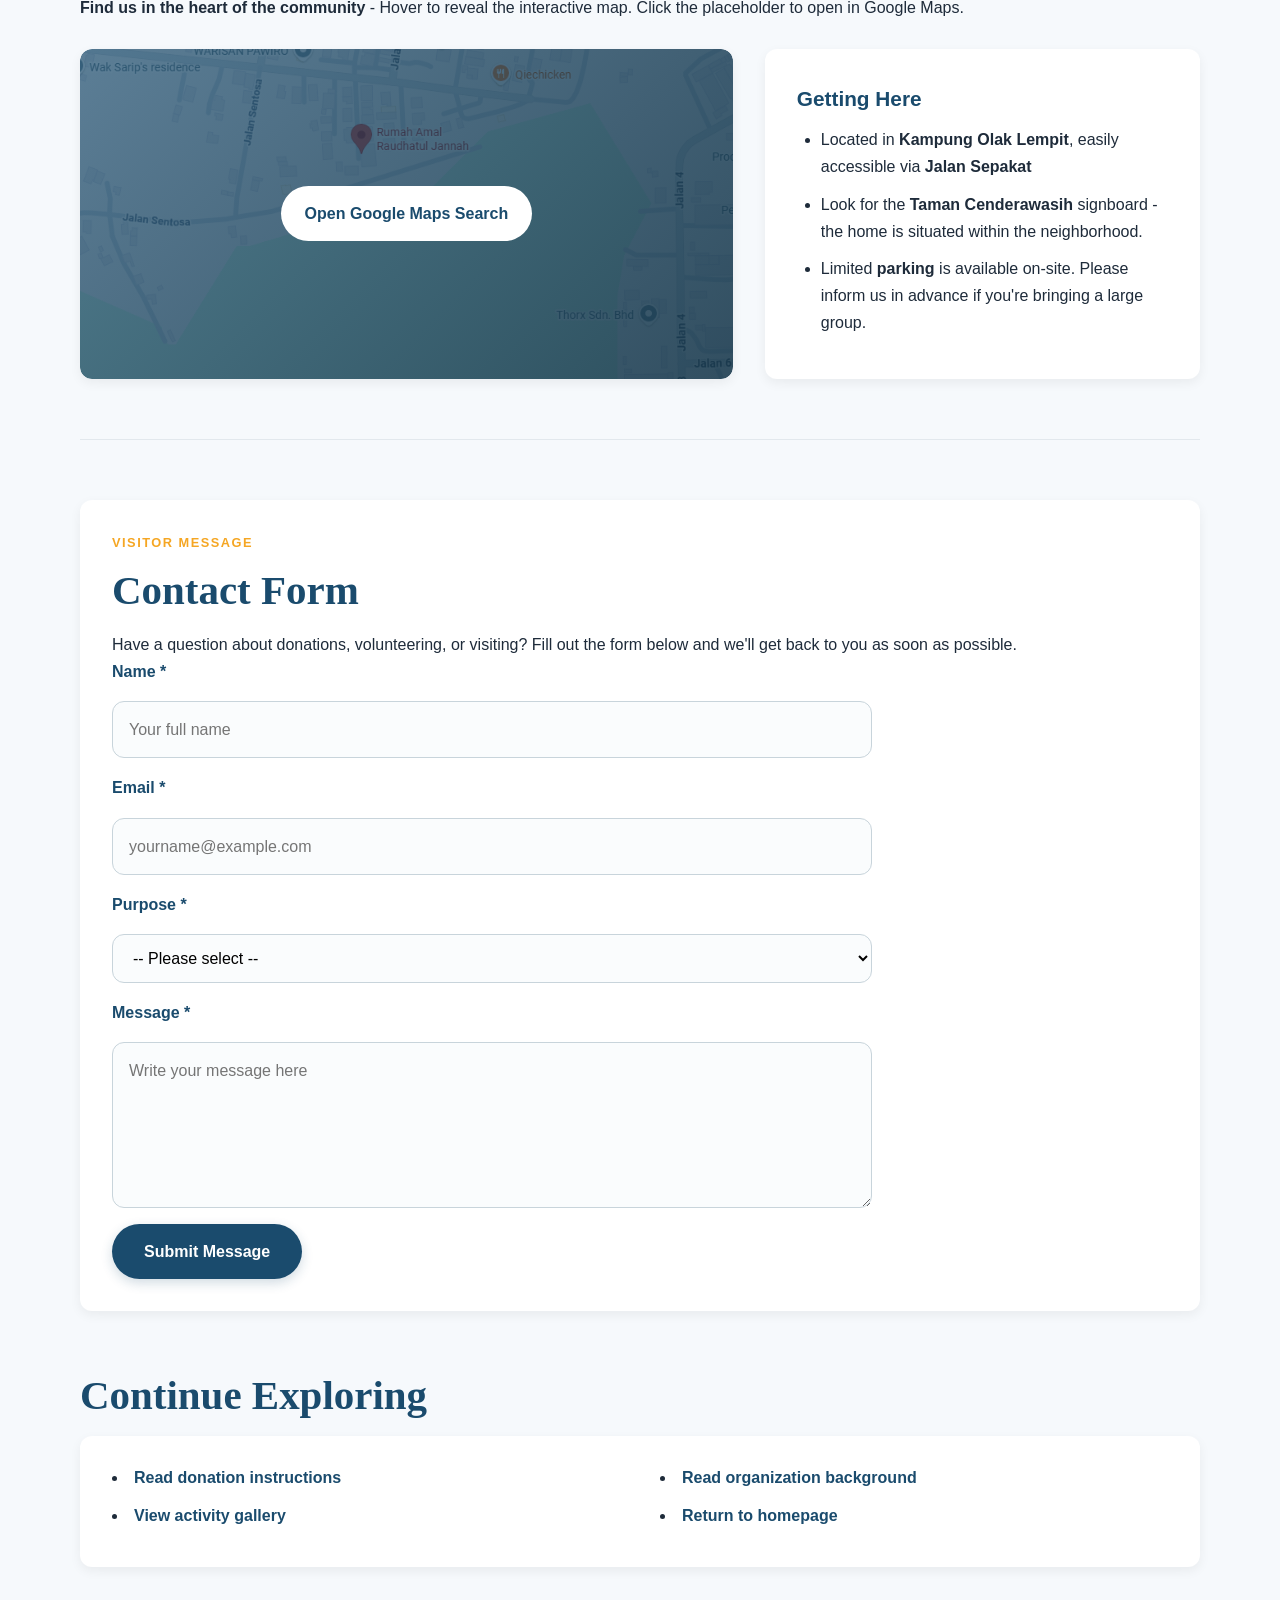
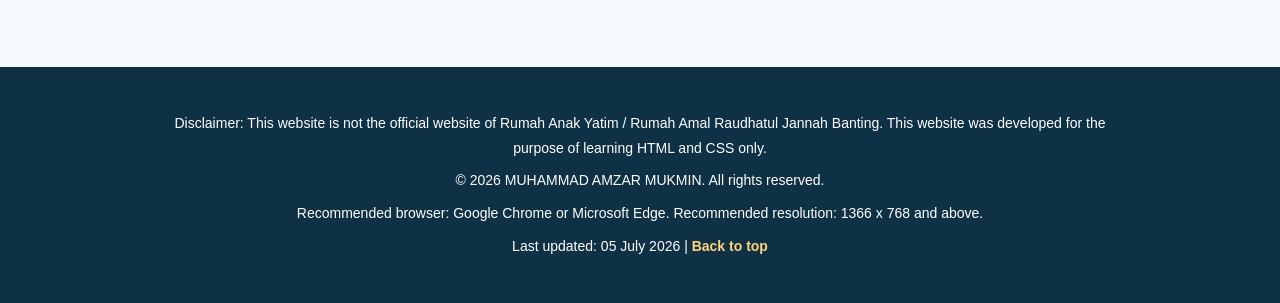
<file: contact.html>
<!DOCTYPE html>
<html lang="en">
<head>
  <meta charset="UTF-8">
  <meta name="viewport" content="width=device-width, initial-scale=1.0">
  <meta name="description" content="A learning website about Rumah Anak Yatim / Rumah Amal Raudhatul Jannah for IMS458 Web Design and Development.">
  <meta name="keywords" content="Rumah Anak Yatim, Rumah Amal Raudhatul Jannah, Banting, orphanage, donation, welfare, IMS458">
  <meta name="author" content="Muhammad Amzar Mukmin">
  <title>Rumah Amal Raudhatul Jannah | Contact</title>
  <link rel="preconnect" href="https://fonts.googleapis.com">
  <link rel="preconnect" href="https://fonts.gstatic.com" crossorigin>
  <link href="https://fonts.googleapis.com/css2?family=Bilbo&family=Damion&family=Engagement&family=Yellowtail&display=swap" rel="stylesheet">
  <link rel="stylesheet" href="https://cdnjs.cloudflare.com/ajax/libs/font-awesome/6.0.0-beta3/css/all.min.css">
  <link rel="stylesheet" href="css/style.css">
</head>
<body>
  <!-- Butang Dark Mode -->
  <button id="theme-switch" aria-label="Toggle dark mode">
    <svg xmlns="http://www.w3.org/2000/svg" height="24px" viewBox="0 -960 960 960" width="24px">
      <path d="M480-120q-150 0-255-105T120-480q0-150 105-255t255-105q14 0 27.5 1t26.5 3q-41 29-65.5 75.5T444-660q0 90 63 153t153 63q55 0 101-24.5t75-65.5q2 13 3 26.5t1 27.5q0 150-105 255T480-120Z"/>
    </svg>
    <svg xmlns="http://www.w3.org/2000/svg" height="24px" viewBox="0 -960 960 960" width="24px">
      <path d="M480-280q-83 0-141.5-58.5T280-480q0-83 58.5-141.5T480-680q83 0 141.5 58.5T680-480q0 83-58.5 141.5T480-280ZM200-440H40v-80h160v80Zm720 0H760v-80h160v80ZM440-760v-160h80v160h-80Zm0 720v-160h80v160h-80ZM256-650l-101-97 57-59 96 100-52 56Zm492 496-97-101 53-55 101 97-57 59Zm-98-550 97-101 59 57-100 96-56-52ZM154-212l101-97 55 53-97 101-59-57Z"/>
    </svg>
  </button>

  <div id="loader">
    <div class="spinner"></div>
  </div>
  <header class="site-header sub-header" id="top">
    <div class="header-overlay">
      <p class="assignment-label">Contact And Location</p>
      <h1>Plan Visits And Donations Responsibly</h1>
      <p class="header-text">Visitors and donors should contact the home before arranging donation handovers, group visits, or volunteer programs.</p>
      <a class="header-button" href="#map">View Map Section</a>
    </div>
  </header>

  <nav class="main-nav" aria-label="Main navigation">
    <ul>
      <li><a href="index.html">Home</a></li>
      <li><a href="about.html">About</a></li>
      <li><a href="activities.html">Activities</a></li>
      <li><a href="donation.html">Donation</a></li>
      <li><a class="active" href="contact.html">Contact</a></li>
      <li><a href="aboutme.html">About Me</a></li>
    </ul>
  </nav>

<div id="page-content">
  <main>
    <section class="page-intro">
      <p class="section-label">Get In Touch</p>
      <h2>Contact Before You Visit</h2>
      <p>
        Visitors, donors, and volunteer groups should contact the organization before visiting. Proper arrangements help
        protect the children’s privacy, avoid disruption to daily routines, and ensure that donations match current needs.
      </p>
      <p>
      </p>
    </section>

    <section class="contact-section" aria-labelledby="contact-title">
      <div class="contact-details">
        <p class="section-label">Contact Details</p>
        <h2 id="contact-title">Organization Information</h2>

        <div class="detail-list">
          <article>
            <h3>Address</h3>
            <address>Lot 11537, Jalan Sepakat, Taman Cenderawasih, Kampung Olak Lempit, Banting, Selangor, Malaysia.</address>
          </article>

          <article>
            <h3>Phone / WhatsApp</h3>
            <p>+60 10-231 8581</p>
          </article>

          <article>
            <h3>Email / Social Media</h3>
            <p>rumahamalraudhatuljannah15@gmail.com</p>
            <p>
              <a href="https://www.facebook.com/raudhatuljannaholaklempit" target="_blank" rel="noopener" class="facebook-link">
                <i class="fab fa-facebook"></i> Rumah Amal Raudhatul Jannah
              </a>
            </p>
          </article>

          <article>
            <h3>Visiting Hours</h3>
            <p><mark>9:00 AM - 5:00 PM.</mark> Visitors should arrange appointments before coming.</p>
          </article>
        </div>
      </div>

      <aside class="visit-card">
        <h3>Visitor Reminder</h3>
        <p>
          Do not arrive without notice, especially for group visits. A responsible visitor respects the home’s schedule, privacy,
          and actual needs.
        </p>
        <a class="text-button" href="donation.html#donation-instructions">Read Donation Guide</a>
      </aside>
    </section>

    <section class="map-section" id="map" aria-labelledby="map-title">
      <p class="section-label">Location</p>
      <h2 id="map-title">Map And Direction</h2>
      <p>
        <strong>Find us in the heart of the community</strong> - Hover to reveal the interactive map.
        Click the placeholder to open in Google Maps.
      </p>

      <div class="map-layout">
        <div class="map-hover-container">
          <a class="map-placeholder" href="https://www.google.com/maps/search/Rumah+Amal+Raudhatul+Jannah+Banting" target="_blank" rel="noopener">
            <span>Open Google Maps Search</span>
          </a>

          <div class="map-embed-overlay">
            <iframe src="https://www.google.com/maps/embed?pb=!1m18!1m12!1m3!1d3984.9507371487903!2d101.59474837348897!3d2.8304919550319148!2m3!1f0!2f0!3f0!3m2!1i1024!2i768!4f13.1!3m3!1m2!1s0x31cdbbcf296fe979%3A0xdd72419226a8f302!2sRumah%20Amal%20Raudhatul%20Jannah!5e0!3m2!1sen!2snl!4v1783264968189!5m2!1sen!2snl" 
                    width="100%" 
                    height="100%" 
                    style="border:0;" 
                    allowfullscreen="" 
                    loading="lazy" 
                    referrerpolicy="strict-origin-when-cross-origin">
            </iframe>
          </div>
        </div>

        <div class="direction-box">
          <h3>Getting Here</h3>
          <ul>
            <li>Located in <strong>Kampung Olak Lempit</strong>, easily accessible via <strong>Jalan Sepakat</strong></li>
            <li>Look for the <strong>Taman Cenderawasih</strong> signboard - the home is situated within the neighborhood.</li>
            <li>Limited <strong>parking</strong> is available on-site. Please inform us in advance if you're bringing a large group.</li>
          </ul>
        </div>
      </div>
    </section>

    <section class="contact-form-section" aria-labelledby="form-title">
      <p class="section-label">Visitor Message</p>
      <h2 id="form-title">Contact Form</h2>
      <p>
        Have a question about donations, volunteering, or visiting? Fill out the form below and we'll get back to you as soon as possible.
      </p>

      <form class="contact-form" action="https://formspree.io/f/mgojwvqb" method="POST">
        <label for="name">Name *</label>
        <input type="text" id="name" name="name" placeholder="Your full name" required minlength="2" maxlength="100">

        <label for="email">Email *</label>
        <input type="email" id="email" name="email" placeholder="yourname@example.com" required>

        <label for="purpose">Purpose *</label>
        <select id="purpose" name="purpose" required>
          <option value="">-- Please select --</option>
          <option>Donation inquiry</option>
          <option>Volunteer inquiry</option>
          <option>Visit arrangement</option>
          <option>General question</option>
        </select>

        <label for="message">Message *</label>
        <textarea id="message" name="message" rows="5" placeholder="Write your message here" required minlength="5" maxlength="2000"></textarea>

        <button type="submit">Submit Message</button>
      </form>
    </section>

    <section class="quick-links" aria-labelledby="contact-links-title">
      <h2 id="contact-links-title">Continue Exploring</h2>
      <ul>
        <li><a href="donation.html#donation-instructions">Read donation instructions</a></li>
        <li><a href="activities.html#gallery">View activity gallery</a></li>
        <li><a href="about.html#organization">Read organization background</a></li>
        <li><a href="index.html">Return to homepage</a></li>
      </ul>
    </section>
  </main>

  <footer>
    <p>
      <small>Disclaimer: This website is not the official website of Rumah Anak Yatim / Rumah Amal Raudhatul Jannah Banting.
      This website was developed for the purpose of learning HTML and CSS only.</small>
    </p>
    <p><small>&copy; 2026 MUHAMMAD AMZAR MUKMIN. All rights reserved.</small></p>
    <p><small>Recommended browser: Google Chrome or Microsoft Edge. Recommended resolution: 1366 x 768 and above.</small></p>
    <p><small>Last updated: <time datetime="2026-07-05">05 July 2026</time> | <a href="#top">Back to top</a></small></p>
  </footer>
</div>

<script>
  window.addEventListener('load', function() {
    const loader = document.getElementById('loader');
    const content = document.getElementById('page-content');

    setTimeout(() => {
      loader.style.opacity = '0';

      setTimeout(() => {
        loader.style.display = 'none';
        content.style.opacity = '1';
      }, 400);
    }, 800);
  });
</script>
<script src="js/darkmode.js" defer></script>
</body>
</html>
</file>
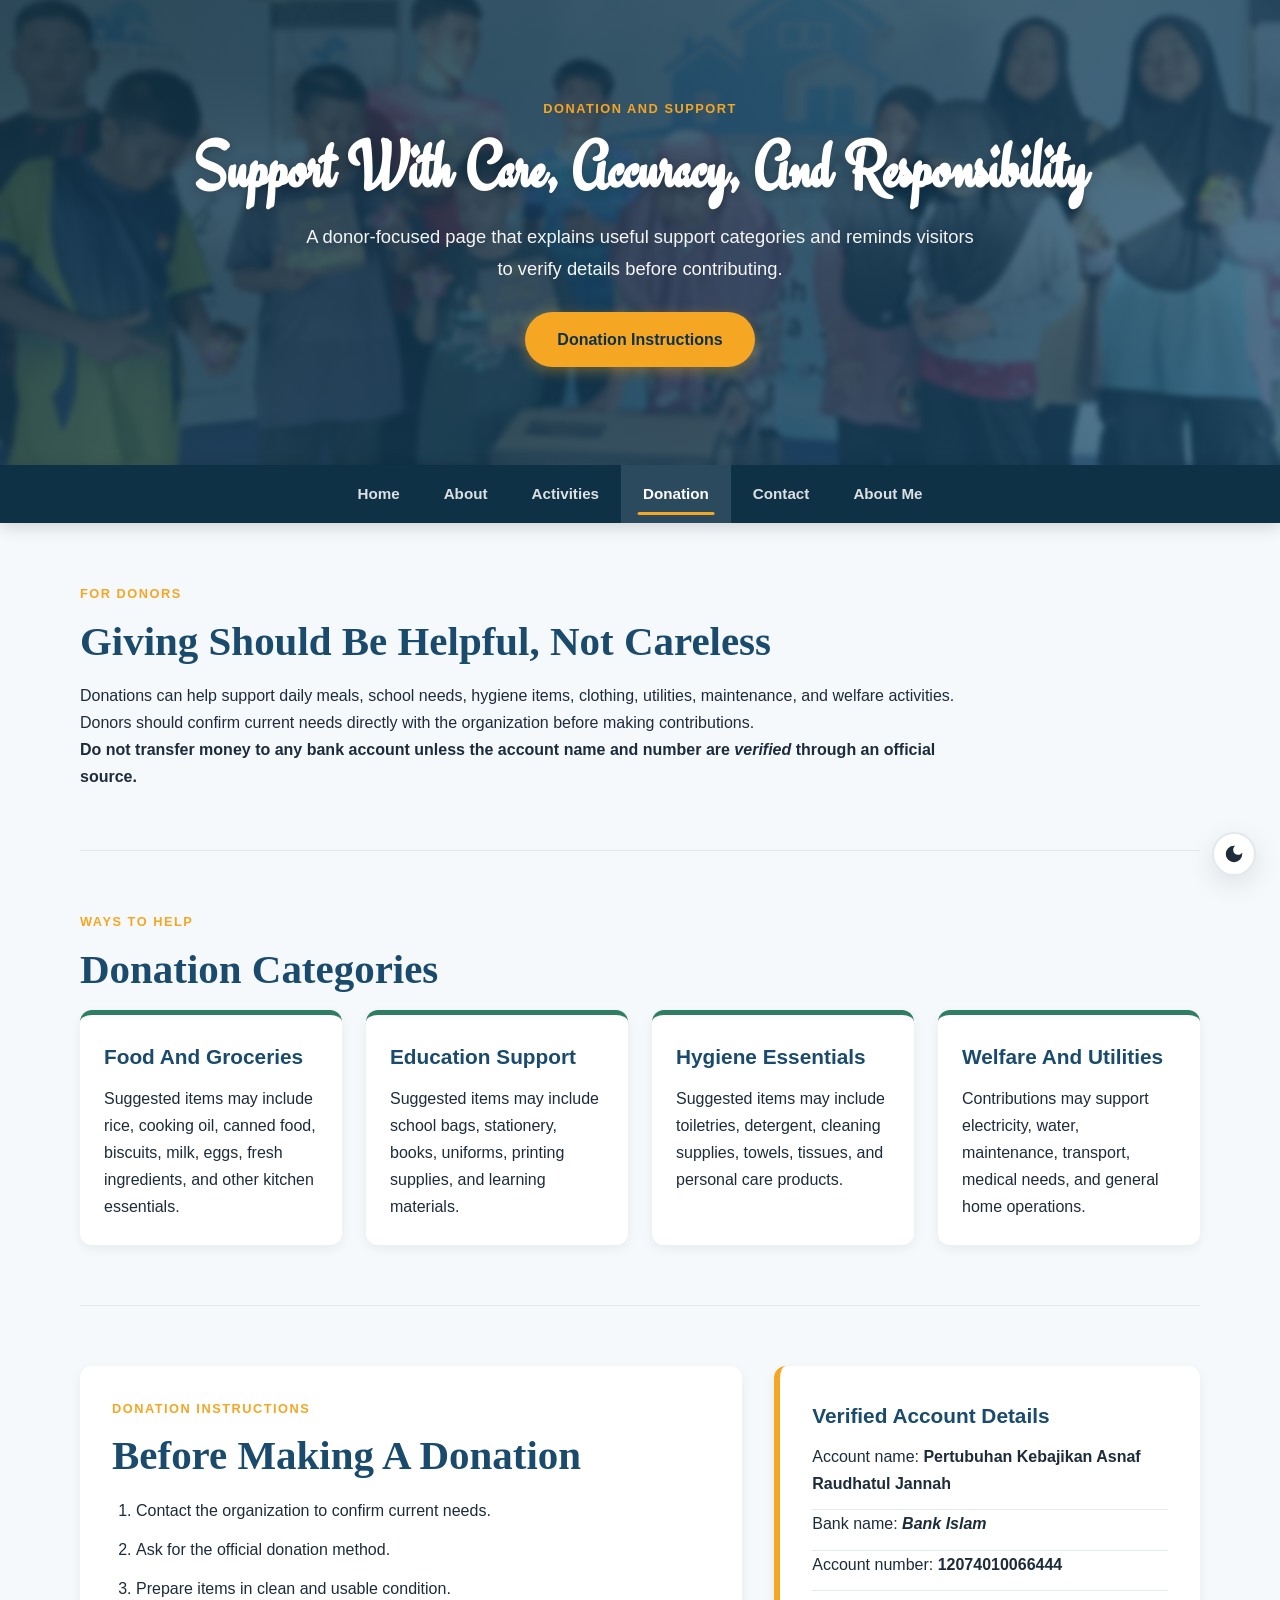
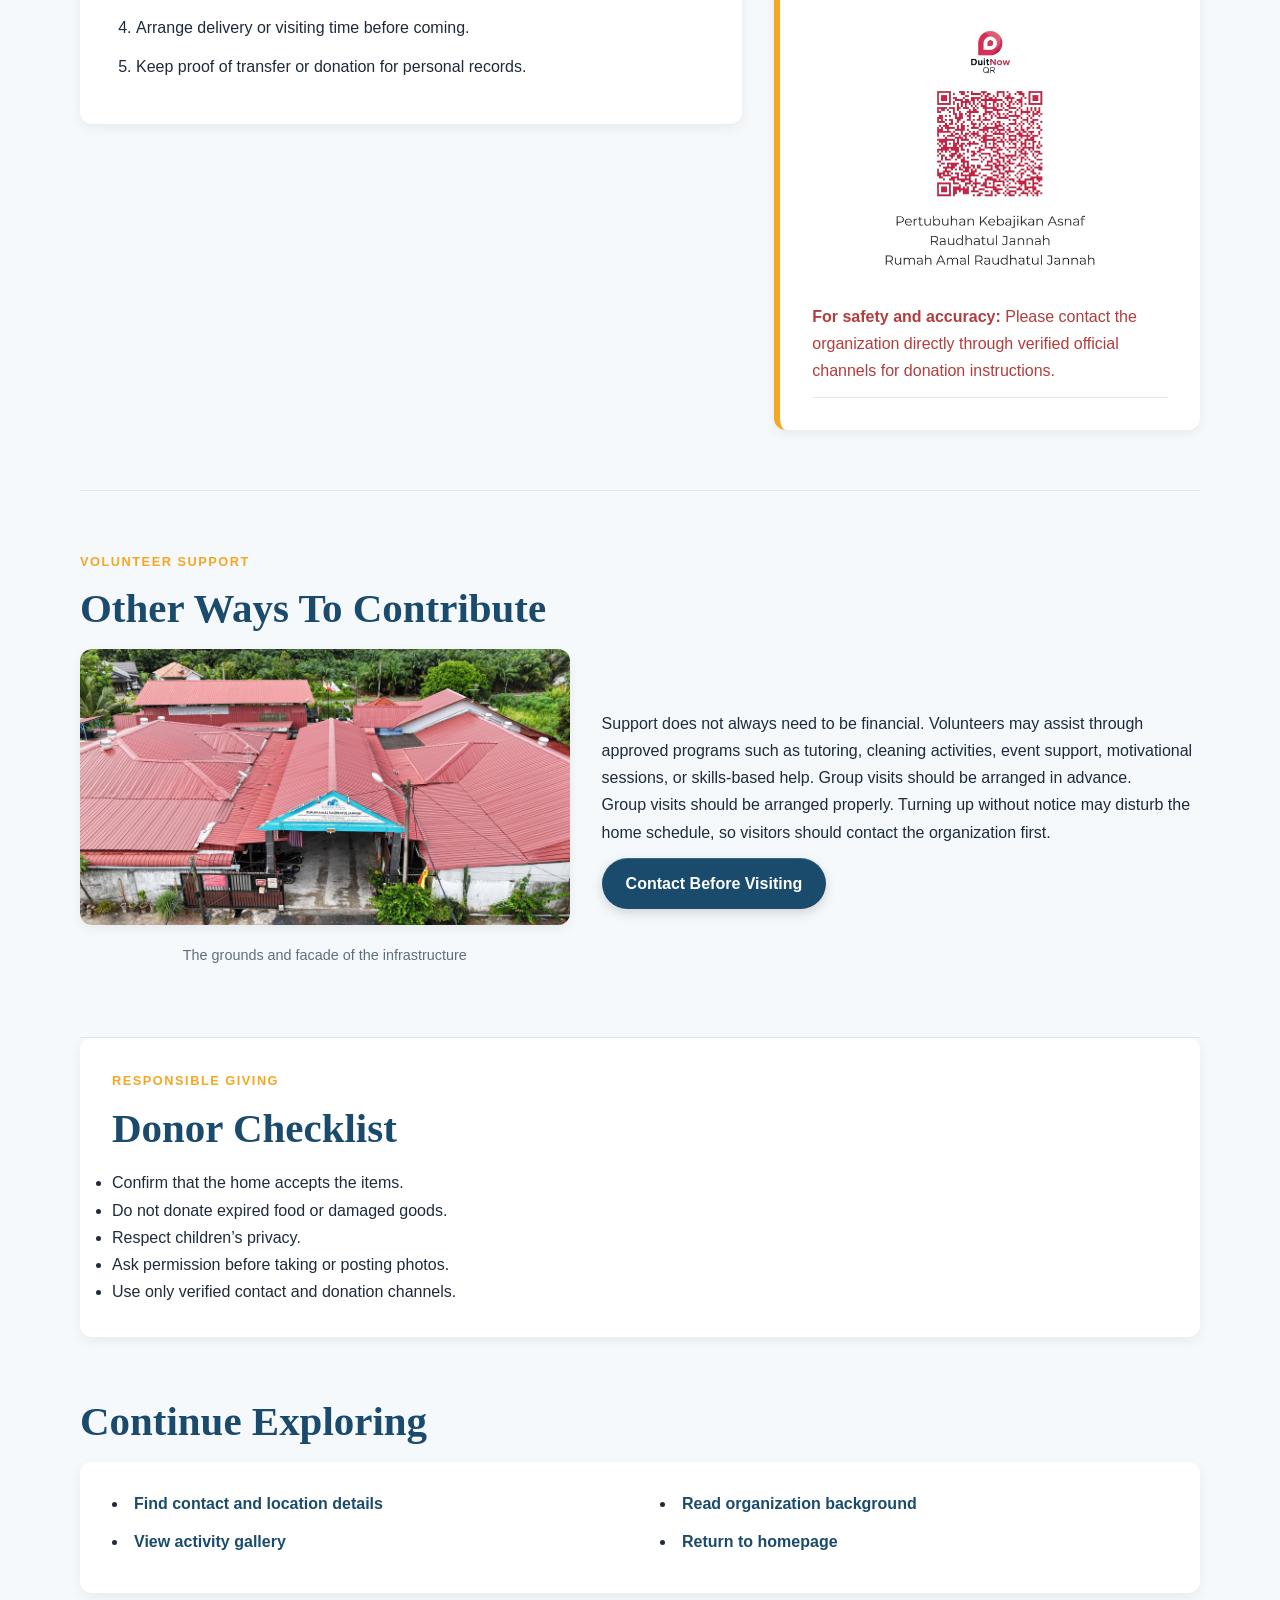
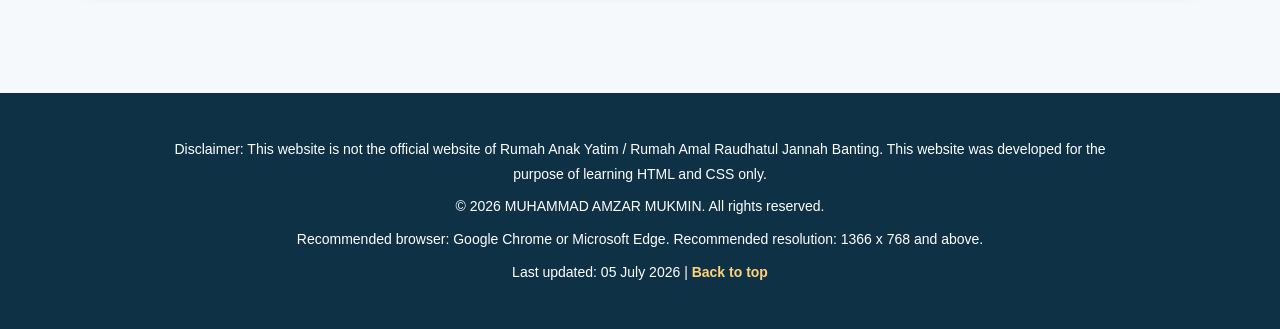
<file: donation.html>
<!DOCTYPE html>
<html lang="en">
<head>
  <meta charset="UTF-8">
  <meta name="viewport" content="width=device-width, initial-scale=1.0">
  <meta name="description" content="A learning website about Rumah Anak Yatim / Rumah Amal Raudhatul Jannah for IMS458 Web Design and Development.">
  <meta name="keywords" content="Rumah Anak Yatim, Rumah Amal Raudhatul Jannah, Banting, orphanage, donation, welfare, IMS458">
  <meta name="author" content="Muhammad Amzar Mukmin">
  <title>Rumah Amal Raudhatul Jannah | Donation</title>
  <link rel="preconnect" href="https://fonts.googleapis.com">
  <link rel="preconnect" href="https://fonts.gstatic.com" crossorigin>
  <link href="https://fonts.googleapis.com/css2?family=Bilbo&family=Damion&family=Engagement&family=Yellowtail&display=swap" rel="stylesheet">
  <link rel="stylesheet" href="css/style.css">
</head>
<body>
  <!-- Butang Dark Mode -->
  <button id="theme-switch" aria-label="Toggle dark mode">
    <svg xmlns="http://www.w3.org/2000/svg" height="24px" viewBox="0 -960 960 960" width="24px">
      <path d="M480-120q-150 0-255-105T120-480q0-150 105-255t255-105q14 0 27.5 1t26.5 3q-41 29-65.5 75.5T444-660q0 90 63 153t153 63q55 0 101-24.5t75-65.5q2 13 3 26.5t1 27.5q0 150-105 255T480-120Z"/>
    </svg>
    <svg xmlns="http://www.w3.org/2000/svg" height="24px" viewBox="0 -960 960 960" width="24px">
      <path d="M480-280q-83 0-141.5-58.5T280-480q0-83 58.5-141.5T480-680q83 0 141.5 58.5T680-480q0 83-58.5 141.5T480-280ZM200-440H40v-80h160v80Zm720 0H760v-80h160v80ZM440-760v-160h80v160h-80Zm0 720v-160h80v160h-80ZM256-650l-101-97 57-59 96 100-52 56Zm492 496-97-101 53-55 101 97-57 59Zm-98-550 97-101 59 57-100 96-56-52ZM154-212l101-97 55 53-97 101-59-57Z"/>
    </svg>
  </button>

  <div id="loader">
    <div class="spinner"></div>
  </div>
  <header class="site-header sub-header" id="top">
    <div class="header-overlay">
      <p class="assignment-label">Donation And Support</p>
      <h1>Support With Care, Accuracy, And Responsibility</h1>
      <p class="header-text">A donor-focused page that explains useful support categories and reminds visitors to verify details before contributing.</p>
      <a class="header-button" href="#donation-instructions">Donation Instructions</a>
    </div>
  </header>

  <nav class="main-nav" aria-label="Main navigation">
    <ul>
      <li><a href="index.html">Home</a></li>
      <li><a href="about.html">About</a></li>
      <li><a href="activities.html">Activities</a></li>
      <li><a class="active" href="donation.html">Donation</a></li>
      <li><a href="contact.html">Contact</a></li>
      <li><a href="aboutme.html">About Me</a></li>
    </ul>
  </nav>

<div id="page-content">
  <main>
    <section class="page-intro">
      <p class="section-label">For Donors</p>
      <h2>Giving Should Be Helpful, Not Careless</h2>
      <p>
        Donations can help support daily meals, school needs, hygiene items, clothing, utilities, maintenance, and welfare
        activities. Donors should confirm current needs directly with the organization before making contributions.
      </p>
      <p>
        <strong>Do not transfer money to any bank account unless the account name and number are <em>verified</em> through an official source.</strong>
      </p>
    </section>

    <section class="donation-categories" aria-labelledby="support-title">
      <p class="section-label">Ways To Help</p>
      <h2 id="support-title">Donation Categories</h2>

      <div class="support-grid">
        <article class="support-card">
          <h3>Food And Groceries</h3>
          <p>Suggested items may include rice, cooking oil, canned food, biscuits, milk, eggs, fresh ingredients, and other kitchen essentials.</p>
        </article>

        <article class="support-card">
          <h3>Education Support</h3>
          <p>Suggested items may include school bags, stationery, books, uniforms, printing supplies, and learning materials.</p>
        </article>

        <article class="support-card">
          <h3>Hygiene Essentials</h3>
          <p>Suggested items may include toiletries, detergent, cleaning supplies, towels, tissues, and personal care products.</p>
        </article>

        <article class="support-card">
          <h3>Welfare And Utilities</h3>
          <p>Contributions may support electricity, water, maintenance, transport, medical needs, and general home operations.</p>
        </article>
      </div>
    </section>

    <section class="instruction-section" id="donation-instructions" aria-labelledby="instruction-title">
      <div class="instruction-content">
        <p class="section-label">Donation Instructions</p>
        <h2 id="instruction-title">Before Making A Donation</h2>
        <ol class="instruction-list">
          <li>Contact the organization to confirm current needs.</li>
          <li>Ask for the official donation method.</li>
          <li>Prepare items in clean and usable condition.</li>
          <li>Arrange delivery or visiting time before coming.</li>
          <li>Keep proof of transfer or donation for personal records.</li>
        </ol>
      </div>

      <aside class="bank-box">
        <h3>Verified Account Details</h3>
        <p>Account name: <strong>Pertubuhan Kebajikan Asnaf Raudhatul Jannah</strong></p>
        <p>Bank name: <strong><cite>Bank Islam</cite></strong></p>
        <p>Account number: <strong>12074010066444</strong></p>
        <img src="images/donate.jpg" alt="QR Code">
        <p
        class="warning-text"><strong>For safety and accuracy:</strong> Please contact the
        organization directly through verified official channels for donation instructions.
      </p>
      </aside>
    </section>

    <section class="volunteer-section" aria-labelledby="volunteer-title">
      <p class="section-label">Volunteer Support</p>
      <h2 id="volunteer-title">Other Ways To Contribute</h2>
      <div class="volunteer-layout">
        <figure>
          <img src="images/header2.jpg" alt="Donation and volunteer support illustration">
          <figcaption>The grounds and facade of the infrastructure</figcaption>
        </figure>
        <div>
          <p>
            Support does not always need to be financial. Volunteers may assist through approved programs such as tutoring,
            cleaning activities, event support, motivational sessions, or skills-based help. Group visits should be arranged in
            advance.
          </p>
          <p>
            Group visits should be arranged properly. Turning up without notice may disturb the home schedule, so visitors
            should contact the organization first.
          </p>
          <a class="text-button" href="contact.html">Contact Before Visiting</a>
        </div>
      </div>
    </section>

    <section class="donor-checklist" aria-labelledby="checklist-title">
      <p class="section-label">Responsible Giving</p>
      <h2 id="checklist-title">Donor Checklist</h2>
      <ul>
        <li>Confirm that the home accepts the items.</li>
        <li>Do not donate expired food or damaged goods.</li>
        <li>Respect children’s privacy.</li>
        <li>Ask permission before taking or posting photos.</li>
        <li>Use only verified contact and donation channels.</li>
      </ul>
    </section>

    <section class="quick-links" aria-labelledby="donation-links-title">
      <h2 id="donation-links-title">Continue Exploring</h2>
      <ul>
        <li><a href="contact.html#map">Find contact and location details</a></li>
        <li><a href="activities.html#gallery">View activity gallery</a></li>
        <li><a href="about.html#organization">Read organization background</a></li>
        <li><a href="index.html">Return to homepage</a></li>
      </ul>
    </section>
  </main>

  <footer>
    <p>
      <small>Disclaimer: This website is not the official website of Rumah Anak Yatim / Rumah Amal Raudhatul Jannah Banting.
      This website was developed for the purpose of learning HTML and CSS only.</small>
    </p>
    <p><small>&copy; 2026 MUHAMMAD AMZAR MUKMIN. All rights reserved.</small></p>
    <p><small>Recommended browser: Google Chrome or Microsoft Edge. Recommended resolution: 1366 x 768 and above.</small></p>
    <p><small>Last updated: <time datetime="2026-07-05">05 July 2026</time> | <a href="#top">Back to top</a></small></p>
  </footer>
</div>

<script>
  window.addEventListener('load', function() {
    const loader = document.getElementById('loader');
    const content = document.getElementById('page-content');

    setTimeout(() => {
      loader.style.opacity = '0';

      setTimeout(() => {
        loader.style.display = 'none';
        content.style.opacity = '1';
      }, 400);
    }, 800);
  });
</script>
<script src="js/darkmode.js" defer></script>
</body>
</html>
</file>
<file: css/style.css>
* {
  box-sizing: border-box;
  margin: 0;
  padding: 0;
}

/* LOADING SPIN */
#loader {
  position: fixed;
  top: 0;
  left: 0;
  width: 100%;
  height: 100%;
  background-color: var(--secondary-blue-dark);
  display: flex;
  justify-content: center;
  align-items: center;
  z-index: 9999;
  transition: opacity 0.4s ease;
}

.spinner {
  width: 50px;
  height: 50px;
  border: 4px solid rgba(255, 255, 255, 0.15);
  border-top: 4px solid var(--accent-orange);
  border-radius: 50%;
  animation: spin 0.8s linear infinite;
}

@keyframes spin {
  0% { transform: rotate(0deg); }
  100% { transform: rotate(360deg); }
}

/* SOROK KONTEN UTK FADE-IN SECARA PERLAHAN */
#page-content {
  opacity: 0;
  transition: opacity 0.5s ease;
}

:root {
  --dominant-bg: #f6f9fc;
  --surface: #ffffff;
  --text-main: #1e2b3a;
  --text-muted: #5d6f7e;
  --secondary-blue: #1a4b6d;
  --secondary-blue-dark: #0f3146;
  --support-green: #2f7d62;
  --line-soft: #e2e8ed;
  --accent-orange: #f5a623;
  --accent-coral: #d97a3a;
  --warning-red: #b33c3c;
  --input-border: #c8d4db;
  --footer-link: #ffd37a;
  --shadow-sm: 0 4px 12px rgba(0, 0, 0, 0.06);
  --shadow-md: 0 8px 28px rgba(0, 0, 0, 0.10);
  --shadow-lg: 0 16px 48px rgba(0, 0, 0, 0.12);
  --radius: 12px;
}

html {
  scroll-behavior: smooth;
}

body {
  margin: 0;
  color: var(--text-main);
  background: var(--dominant-bg);
  font-family: 'Inter', -apple-system, BlinkMacSystemFont, 'Segoe UI', Roboto, Helvetica, Arial, sans-serif;
  font-size: 16px;
  line-height: 1.7;
  -webkit-font-smoothing: antialiased;
}

a {
  color: var(--secondary-blue);
  font-weight: 600;
  text-decoration: none;
  transition: color 0.2s, background-color 0.2s, opacity 0.2s;
}

a:hover,
a:focus {
  color: var(--accent-coral);
  text-decoration: underline;
}

abbr[title],
dfn {
  border-bottom: 1px dotted currentColor;
  cursor: help;
}

strong {
  font-weight: 700;
}

em,
cite,
dfn {
  font-style: italic;
}

small {
  font-size: 0.875rem;
}

mark {
  padding: 2px 6px;
  background: rgba(245, 166, 35, 0.25);
  border-radius: 4px;
  color: var(--secondary-blue-dark);
}

figure {
  margin: 0;
}

figcaption {
  padding: 10px 12px;
  color: var(--text-muted);
  background: var(--dominant-bg);
  font-size: 0.9rem;
  text-align: center;
}

address {
  font-style: normal;
}

/* HEADER */
.site-header {
  height: 465px;
  color: #fff;
  background: linear-gradient(135deg, rgba(15, 49, 70, 0.85), rgba(26, 75, 109, 0.75)),
              url("../images/header1.jpg") center/cover no-repeat;
  display: flex;
  align-items: center;
  justify-content: center;
  padding: 48px 20px;
  text-align: center;
  position: relative;
  isolation: isolate;
}

.sub-header {
  min-height: 340px;
}

.header-overlay {
  width: min(960px, 100%);
}

.assignment-label,
.section-label {
  margin: 0 0 12px;
  color: var(--accent-orange);
  font-size: 0.8rem;
  font-weight: 700;
  letter-spacing: 1.5px;
  text-transform: uppercase;
}

.site-header h1 {
  margin: 0 auto 16px;
  max-width: 900px;
  font-family: 'Engagement', Georgia, serif;
  font-size: clamp(2.2rem, 5.5vw, 4.2rem);
  line-height: 1.1;
  font-weight: 700;
  text-shadow: 0 2px 12px rgba(0, 0, 0, 0.2);
}

.header-text {
  max-width: 680px;
  margin: 0 auto 28px;
  font-size: 1.15rem;
  opacity: 0.95;
}

.header-button {
  display: inline-block;
  padding: 14px 32px;
  font-weight: 700;
  color: var(--secondary-blue-dark);
  background: var(--accent-orange);
  border: none;
  border-radius: 50px;
  transition: all 0.3s ease;
  box-shadow: 0 4px 14px rgba(245, 166, 35, 0.4);
}

.header-button:hover,
.header-button:focus {
  transform: translateY(-3px);
  box-shadow: 0 8px 24px rgba(245, 166, 35, 0.5);
  background: #f0b840;
  color: var(--secondary-blue-dark);
  text-decoration: none;
}

/* NAVIGATION */
.main-nav {
  position: sticky;
  top: 0;
  z-index: 100;
  background: var(--secondary-blue-dark);
  box-shadow: 0 4px 16px rgba(0, 0, 0, 0.15);
}

.main-nav ul {
  max-width: 1120px;
  margin: 0 auto;
  padding: 0 16px;
  display: flex;
  justify-content: center;
  flex-wrap: wrap;
  list-style: none;
}

.main-nav a {
  display: block;
  padding: 16px 22px;
  color: rgba(255, 255, 255, 0.85);
  font-weight: 600;
  font-size: 0.95rem;
  transition: background 0.25s, color 0.25s, transform 0.3s ease;
  position: relative;
  text-decoration: none;
}

/* LINE ANIMATION (underline from center) */
.main-nav a::after {
  content: '';
  position: absolute;
  bottom: 8px;
  left: 50%;
  width: 0;
  height: 2.5px;
  background: var(--accent-orange);
  transition: all 0.35s ease;
  transform: translateX(-50%);
  border-radius: 2px;
}

/* Hover effect: line mula animate dari center */
.main-nav a:hover::after {
  width: 70%;
}

/* Hover: color utk background & text */
.main-nav a:hover,
.main-nav a:focus {
  background: rgba(255, 255, 255, 0.08);
  color: #fff;
  text-decoration: none;
  transform: translateY(-2px);
}

/* Active state: line kekal visible */
.main-nav .active {
  color: #fff;
  background: rgba(255, 255, 255, 0.12);
}

.main-nav .active::after {
  width: 70%;
}

/* MAIN LAYOUT */
main {
  width: min(1120px, calc(100% - 32px));
  margin: 0 auto;
}

section {
  padding: 60px 0;
}

h2 {
  margin: 0 0 16px;
  color: var(--secondary-blue);
  font-family: 'Playfair Display', Georgia, serif;
  font-size: clamp(1.8rem, 3.2vw, 2.6rem);
  line-height: 1.2;
}

h3 {
  margin: 0 0 10px;
  color: var(--secondary-blue);
  font-size: 1.3rem;
}

/* INTRO SECTION */
.intro-section,
.donor-section {
  display: grid;
  grid-template-columns: 1.7fr 1fr;
  gap: 36px;
  align-items: center;
}

.notice-box {
  padding: 32px;
  background: var(--surface);
  border-left: 6px solid var(--accent-orange);
  border-radius: var(--radius);
  box-shadow: var(--shadow-md);
}

/* HIGHLIGHT & KAD */
.highlight-section {
  border-top: 1px solid var(--line-soft);
  border-bottom: 1px solid var(--line-soft);
}

.card-grid {
  display: grid;
  grid-template-columns: repeat(3, 1fr);
  gap: 28px;
}

.info-card {
  padding: 30px;
  background: var(--surface);
  border-radius: var(--radius);
  border-top: 5px solid var(--support-green);
  box-shadow: var(--shadow-sm);
  transition: transform 0.25s, box-shadow 0.25s;
  display: flex;
  flex-direction: column;
}

.info-card:hover {
  transform: translateY(-6px);
  box-shadow: var(--shadow-lg);
}

.info-card p {
  flex: 1;
}

.support-list {
  padding-left: 22px;
}

.support-list li {
  margin-bottom: 10px;
}

.image-link {
  min-height: 260px;
  color: #fff;
  background: linear-gradient(135deg, rgba(26, 75, 109, 0.5), rgba(15, 49, 70, 0.7)),
              url("../images/header2.jpg") center/cover no-repeat;
  border-radius: var(--radius);
  display: flex;
  align-items: flex-end;
  justify-content: center;
  padding: 24px;
  box-shadow: var(--shadow-sm);
  transition: transform 0.25s, box-shadow 0.25s;
}

.image-link:hover {
  transform: scale(1.02);
  box-shadow: var(--shadow-md);
  text-decoration: none;
}

.image-link span {
  width: 100%;
  padding: 14px 18px;
  color: var(--secondary-blue-dark);
  background: var(--accent-orange);
  border-radius: 50px;
  text-align: center;
  font-weight: 700;
  transition: background 0.25s;
}

.image-link:hover span {
  background: #f0b840;
}

/* QUICK LINKS */
.quick-links ul {
  padding: 28px 32px;
  background: var(--surface);
  border-radius: var(--radius);
  columns: 2;
  column-gap: 40px;
  list-style-position: inside;
  box-shadow: var(--shadow-sm);
}

.quick-links li {
  margin-bottom: 10px;
}

/* ABOUTME & PROJECT OVERVIEW PAGE */
.page-intro {
  max-width: 880px;
}

.two-column-section {
  display: grid;
  grid-template-columns: 1.6fr 0.9fr;
  gap: 32px;
  align-items: start;
  border-top: 1px solid var(--line-soft);
}

.content-panel,
.fact-box,
.mission-card,
.objective-list {
  padding: 32px;
  background: var(--surface);
  border-radius: var(--radius);
  box-shadow: var(--shadow-sm);
}

.fact-box {
  border-left: 6px solid var(--accent-orange);
}

.fact-box ul,
.objective-list ol {
  margin-bottom: 0;
  padding-left: 24px;
}

.fact-box li,
.objective-list li {
  margin-bottom: 10px;
}

/* MISSION */
.mission-section {
  border-top: 1px solid var(--line-soft);
  border-bottom: 1px solid var(--line-soft);
}

.mission-grid {
  display: grid;
  grid-template-columns: repeat(3, 1fr);
  gap: 28px;
  margin-bottom: 28px;
}

.mission-card {
  border-top: 5px solid var(--support-green);
}

/* CARTA ORG */
.organization-chart {
  text-align: center;
}

.organization-chart > p {
  max-width: 760px;
  margin: 0 auto 10px;
}

.chart-wrapper {
  margin-top: 28px;
  padding: 32px;
  background: var(--surface);
  border-radius: var(--radius);
  box-shadow: var(--shadow-sm);
}

.chart-branch {
  display: grid;
  grid-template-columns: repeat(3, 1fr);
  gap: 20px;
  margin-top: 20px;
}

.chart-node {
  display: flex;
  flex-direction: column;
  align-items: center;
  justify-content: center;
  gap: 4px;
  padding: 14px 10px;
  min-height: auto; /* Override fixed min-height to fit dynamic content */
}

/* row individu dlm node (bagi Committee / Auditor) */
.chart-node .member-item {
  display: flex;
  align-items: center;
  gap: 8px;
  width: 100%;
  justify-content: center;
  flex-wrap: wrap;
  border-top: 1px solid rgba(255, 255, 255, 0.15);
  padding-top: 6px;
  margin-top: 4px;
}

.chart-node .member-item:first-child {
  border-top: none;
  padding-top: 0;
  margin-top: 0;
}

/* PROFILE IMAGE */
.chart-node .member-img {
  width: 34px;
  height: 34px;
  border-radius: 50%;
  object-fit: cover;
  border: 2px solid rgba(255, 255, 255, 0.3);
  flex-shrink: 0;
  background: var(--secondary-blue-dark); /* fallback */
}

/* MEMBER NAME (TEXT) */
.chart-node .member-name {
  font-size: 0.8rem;
  font-weight: 600;
  text-align: center;
  word-break: break-word;
  line-height: 1.2;
}

/* ROLE LABEL */
.chart-node .role-label {
  font-size: 0.7rem;
  font-weight: 400;
  opacity: 0.9;
  color: #1a4b6d;
  display: block;
  margin-bottom: 2px;
  letter-spacing: 0.3px;
}

/* besarkan sikit top-node (Chairperson) */
.chart-node.top-node {
  padding: 16px 20px;
}

.chart-node.top-node .member-img {
  width: 48px;
  height: 48px;
}

.chart-node.top-node .member-name {
  font-size: 1rem;
}

/* auto-adjust in case screen kecil */
@media (max-width: 600px) {
  .chart-node .member-item {
    flex-direction: column;
    gap: 4px;
  }
  .chart-node .member-img {
    width: 30px;
    height: 30px;
  }
}

/* ACTIVITIES */
.program-section {
  border-top: 1px solid var(--line-soft);
}

.program-grid {
  display: grid;
  grid-template-columns: repeat(3, 1fr);
  gap: 28px;
}

.program-card {
  overflow: hidden;
  background: var(--surface);
  border-radius: var(--radius);
  box-shadow: var(--shadow-sm);
  transition: transform 0.25s, box-shadow 0.25s;
}

.program-card:hover {
  transform: translateY(-6px);
  box-shadow: var(--shadow-lg);
}

.program-card img {
  width: 100%;
  height: 200px;
  display: block;
  object-fit: cover;
}

.program-card div {
  padding: 24px;
}

/* TIMELINE */
.timeline-section {
  border-top: 1px solid var(--line-soft);
  border-bottom: 1px solid var(--line-soft);
}

.timeline {
  display: grid;
  grid-template-columns: repeat(4, 1fr);
  gap: 24px;
}

.timeline article {
  padding: 24px;
  background: var(--surface);
  border-radius: var(--radius);
  border-bottom: 5px solid var(--accent-orange);
  box-shadow: var(--shadow-sm);
}

.timeline span {
  display: inline-block;
  margin-bottom: 12px;
  padding: 4px 12px;
  color: #fff;
  background: var(--secondary-blue);
  border-radius: 30px;
  font-size: 0.8rem;
  font-weight: 700;
}

/* GALLERY */
.gallery-section p {
  max-width: 820px;
}

.gallery-grid {
  display: grid;
  grid-template-columns: repeat(4, 1fr);
  gap: 20px;
  margin-top: 28px;
}

.gallery-item {
  overflow: hidden;
  min-height: 240px;
  color: #fff;
  background: var(--secondary-blue);
  border-radius: var(--radius);
  display: flex;
  flex-direction: column;
  box-shadow: var(--shadow-sm);
  transition: transform 0.25s, box-shadow 0.25s;
}

.gallery-item:hover {
  transform: scale(1.03);
  box-shadow: var(--shadow-md);
}

.gallery-item img {
  width: 100%;
  height: 180px;
  display: block;
  object-fit: cover;
  transition: transform 0.4s ease;
}

.gallery-item:hover img {
  transform: scale(1.06);
}

.gallery-item span {
  padding: 16px;
  text-align: center;
  font-weight: 600;
  background: rgba(0, 0, 0, 0.3);
}

.gallery-item:hover,
.gallery-item:focus {
  color: #fff;
  text-decoration: none;
}

/* DONATION */
.donation-categories {
  border-top: 1px solid var(--line-soft);
}

.support-grid {
  display: grid;
  grid-template-columns: repeat(4, 1fr);
  gap: 24px;
}

.support-card {
  padding: 24px;
  background: var(--surface);
  border-radius: var(--radius);
  border-top: 5px solid var(--support-green);
  box-shadow: var(--shadow-sm);
  transition: transform 0.25s, box-shadow 0.25s;
}

.support-card:hover {
  transform: translateY(-4px);
  box-shadow: var(--shadow-md);
}

.instruction-section {
  display: grid;
  grid-template-columns: 1.4fr 0.9fr;
  gap: 32px;
  align-items: start;
  border-top: 1px solid var(--line-soft);
  border-bottom: 1px solid var(--line-soft);
}

.instruction-content,
.bank-box,
.donor-checklist {
  padding: 32px;
  background: var(--surface);
  border-radius: var(--radius);
  box-shadow: var(--shadow-sm);
}

.instruction-list {
  margin-bottom: 0;
  padding-left: 24px;
}

.instruction-list li {
  margin-bottom: 12px;
}

.bank-box {
  border-left: 6px solid var(--accent-orange);
}

.bank-box p {
  padding-bottom: 12px;
  border-bottom: 1px solid var(--line-soft);
}

.bank-box img {
  width: 100%;
  max-width: 280px;
  height: auto;
  display: block;
  margin: 12px auto;
  border-radius: 8px;
}

.warning-text {
  color: var(--warning-red);
  border-bottom: 0;
}

.volunteer-section {
  border-bottom: 1px solid var(--line-soft);
}

.volunteer-layout {
  display: grid;
  grid-template-columns: 0.9fr 1.1fr;
  gap: 32px;
  align-items: center;
}

.volunteer-layout img {
  width: 100%;
  border-radius: var(--radius);
  box-shadow: var(--shadow-sm);
}

.text-button {
    display: inline-block;
    position: relative;
    overflow: hidden;

    margin-top: 12px;
    padding: 12px 24px;

    background: var(--secondary-blue);
    color: #fff;

    border-radius: 50px;
    font-weight: 700;
    text-decoration: none;

    box-shadow:
        0 4px 12px rgba(0,0,0,.15),
        inset 0 1px 0 rgba(255,255,255,.15);

    transition:
        background-color .3s ease,
        color .3s ease,
        transform .3s ease,
        box-shadow .3s ease;
}

/* Shine effect bagi button "read donation guide" & "contact before visiting"*/
.text-button::before {
    content: "";
    position: absolute;

    top: -50%;
    left: -130%;

    width: 60%;
    height: 200%;

    background: linear-gradient(
        120deg,
        transparent 0%,
        rgba(255,255,255,.15) 30%,
        rgba(255,255,255,.75) 50%,
        rgba(255,255,255,.15) 70%,
        transparent 100%
    );

    transform: rotate(20deg);
    transition: left .75s ease;
}

.text-button:hover::before {
    left: 170%;
}

.text-button:hover,
.text-button:focus {
    background: var(--accent-orange);
    color: var(--secondary-blue-dark);
    text-decoration: none;

    transform: translateY(-3px) scale(1.02);

    box-shadow:
        0 12px 28px rgba(0,0,0,.25),
        inset 0 1px 0 rgba(255,255,255,.25);
}

.text-button:active {
    transform: translateY(-1px) scale(.99);
}

/* CONTACT */
.contact-section {
  display: grid;
  grid-template-columns: 1.5fr 0.8fr;
  gap: 32px;
  align-items: start;
  border-top: 1px solid var(--line-soft);
}

/* ICON FACEBOOK */
.facebook-link {
  display: inline-flex;
  align-items: center;
  gap: 8px;
  color: #1877f2;
  font-weight: 600;
  transition: all 0.3s ease;
}

.facebook-link i {
  font-size: 1.4rem;
  animation: facebookPulse 2s ease-in-out infinite;
  display: inline-block;
}

@keyframes facebookPulse {
  0%, 100% {
    transform: scale(1);
    color: #1877f2;
  }
  50% {
    transform: scale(1.15);
    color: #0d65d9;
  }
}

.contact-details,
.visit-card,
.direction-box,
.contact-form-section {
  padding: 32px;
  background: var(--surface);
  border-radius: var(--radius);
  box-shadow: var(--shadow-sm);
}

.detail-list {
  display: grid;
  grid-template-columns: repeat(2, 1fr);
  gap: 20px;
}

.detail-list article {
  padding: 20px;
  background: var(--dominant-bg);
  border-radius: var(--radius);
  border-left: 5px solid var(--support-green);
}

.detail-list p {
  margin-bottom: 0;
}

.visit-card {
  border-left: 6px solid var(--accent-orange);
}

/* MAP SECTION */
.map-section {
  border-top: 1px solid var(--line-soft);
  border-bottom: 1px solid var(--line-soft);
}

.map-layout {
  display: grid;
  grid-template-columns: 1.2fr 0.8fr;
  gap: 32px;
  align-items: stretch;
  margin-top: 28px;
}

.map-hover-container {
  position: relative;
  min-height: 330px;
  border-radius: var(--radius);
  overflow: hidden;
  box-shadow: var(--shadow-sm);
}

/* PLCAEHOLDER (link Google Maps) */
.map-placeholder {
  display: flex;
  align-items: center;
  justify-content: center;
  width: 100%;
  min-height: 330px;
  color: #fff;
  background: linear-gradient(135deg, rgba(26, 75, 109, 0.7), rgba(15, 49, 70, 0.85)),
              url("../images/map.jpg") center/cover no-repeat;
  border-radius: var(--radius);
  padding: 24px;
  text-align: center;
  transition: opacity 0.5s ease;
  text-decoration: none;
  opacity: 1;
}

.map-placeholder span {
  padding: 14px 24px;
  color: var(--secondary-blue);
  background: #fff;
  border-radius: 50px;
  font-weight: 700;
  pointer-events: none;
}

/* EMBED OVERLAY (hidden by default) */
.map-embed-overlay {
  position: absolute;
  top: 0;
  left: 0;
  width: 100%;
  height: 100%;
  border-radius: var(--radius);
  overflow: hidden;
  display: none;
  background: #fff;
  opacity: 0;
  pointer-events: none;
  transition: opacity 0.5s ease;
}

.map-embed-overlay iframe {
  width: 100%;
  height: 100%;
  border: 0;
  display: block;
}

/* On hover/hold (atau tap on mobile)...show embed, hide placeholder */
.map-hover-container:hover .map-placeholder {
  opacity: 0;
  pointer-events: none;  /* elak dari terclick */
}

.map-hover-container:hover .map-embed-overlay {
  display: block;
  opacity: 1;
  pointer-events: auto;
}

/* Make sure map container full width dlm grid */
.map-layout {
  display: grid;
  grid-template-columns: 1.2fr 0.8fr;
  gap: 32px;
  align-items: stretch;
  margin-top: 28px;
}

/* Responsive/auto adjust */
@media (max-width: 820px) {
  .map-layout {
    grid-template-columns: 1fr;
  }
}

.direction-box ul {
  margin-bottom: 0;
  padding-left: 24px;
}

.direction-box li {
  margin-bottom: 10px;
}

/* CONTACT FORM (HTML5 Validation Style) */
.contact-form-section {
  margin-top: 60px;
}

.contact-form {
  display: grid;
  gap: 16px;
  max-width: 760px;
}

.contact-form label {
  color: var(--secondary-blue);
  font-weight: 700;
}

.contact-form input,
.contact-form select,
.contact-form textarea {
  width: 100%;
  padding: 14px 16px;
  border: 1px solid var(--input-border);
  border-radius: var(--radius);
  font: inherit;
  background: #fafcfd;
  transition: border-color 0.25s, box-shadow 0.25s;
}

.contact-form input:focus,
.contact-form select:focus,
.contact-form textarea:focus {
  outline: none;
  border-color: var(--secondary-blue);
  box-shadow: 0 0 0 4px rgba(26, 75, 109, 0.12);
}

/* Style invalid fields – visual feedback */
.contact-form input:invalid:not(:placeholder-shown),
.contact-form textarea:invalid:not(:placeholder-shown) {
  border-color: var(--warning-red);
  box-shadow: 0 0 0 3px rgba(179, 60, 60, 0.15);
}

.contact-form button {
  width: fit-content;
  padding: 14px 32px;
  color: #fff;
  background: var(--secondary-blue);
  border: none;
  border-radius: 50px;
  font: inherit;
  font-weight: 700;
  cursor: pointer;
  transition: all 0.25s;
  box-shadow: 0 4px 12px rgba(26, 75, 109, 0.2);
}

.contact-form button:hover,
.contact-form button:focus {
  background: var(--accent-orange);
  color: var(--secondary-blue-dark);
  transform: translateY(-2px);
  box-shadow: 0 8px 20px rgba(245, 166, 35, 0.3);
}

/* ABOUT ME */
.aboutme-section {
  display: grid;
  grid-template-columns: 0.8fr 1.4fr;
  gap: 32px;
  align-items: start;
}

.student-photo-card,
.student-details-card {
  padding: 32px;
  background: var(--surface);
  border-radius: var(--radius);
  box-shadow: var(--shadow-sm);
}

.student-photo-card {
  text-align: center;
}

.student-photo-card img {
  width: min(260px, 100%);
  aspect-ratio: 1;
  object-fit: cover;
  border-radius: 50%;
  border: 6px solid var(--dominant-bg);
  box-shadow: var(--shadow-sm);
}

.student-table {
  width: 100%;
  border-collapse: collapse;
  overflow: hidden;
  border-radius: var(--radius);
}

.student-table th,
.student-table td {
  padding: 14px 18px;
  border: 1px solid var(--line-soft);
  text-align: left;
  vertical-align: top;
}

.student-table th {
  width: 32%;
  color: #fff;
  background: var(--secondary-blue);
}

.student-table td {
  background: var(--dominant-bg);
}

/* FOOTER */
footer {
  margin-top: 40px;
  padding: 36px 20px;
  color: #fff;
  background: var(--secondary-blue-dark);
  text-align: center;
  font-size: 0.9rem;
}

footer p {
  max-width: 980px;
  margin: 8px auto;
}

footer a {
  color: var(--footer-link);
}

footer a:hover {
  color: #fff;
}

/* RESPONSIVE BREAKPOINTS */
@media (max-width: 820px) {
  .intro-section,
  .donor-section,
  .card-grid,
  .two-column-section,
  .mission-grid,
  .chart-branch,
  .program-grid,
  .timeline,
  .gallery-grid,
  .support-grid,
  .instruction-section,
  .volunteer-layout,
  .contact-section,
  .detail-list,
  .map-layout,
  .aboutme-section {
    grid-template-columns: 1fr;
  }

  .main-nav a {
    padding: 14px 18px;
  }

  .quick-links ul {
    columns: 1;
  }

  .chart-branch {
    grid-template-columns: repeat(2, 1fr);
  }
}

@media (max-width: 600px) {
  .site-header {
    min-height: 320px;
    padding: 32px 16px;
  }

  .main-nav ul {
    flex-direction: column;
  }

  .main-nav a {
    border-bottom: 1px solid rgba(255, 255, 255, 0.1);
    text-align: center;
    padding: 14px;
  }

  section {
    padding: 40px 0;
  }

  .chart-branch {
    grid-template-columns: 1fr;
  }

  .detail-list {
    grid-template-columns: 1fr;
  }

  .gallery-grid {
    grid-template-columns: repeat(2, 1fr);
  }

  .support-grid {
    grid-template-columns: repeat(2, 1fr);
  }

  .contact-form button {
    width: 100%;
  }
}

@media (max-width: 400px) {
  .gallery-grid,
  .support-grid {
    grid-template-columns: 1fr;
  }
}

/* DARK MODE */

/* Color overrides Dark Mode */
.darkmode {
  --dominant-bg: #0f1624;
  --surface: #1a2236;
  --text-main: #e8edf5;
  --text-muted: #a8b5c9;
  --secondary-blue: #4a7a9c;
  --secondary-blue-dark: #1a2a44;
  --support-green: #3a9d7a;
  --line-soft: #2a3a52;
  --accent-orange: #f5a623;
  --accent-coral: #e8894a;
  --warning-red: #cc5c5c;
  --input-border: #3a4a62;
  --shadow-sm: 0 4px 12px rgba(0, 0, 0, 0.3);
  --shadow-md: 0 8px 28px rgba(0, 0, 0, 0.4);
  --shadow-lg: 0 16px 48px rgba(0, 0, 0, 0.5);
}

/* Specific overrides Dark Mode */
.darkmode .site-header {
  background: linear-gradient(135deg, rgba(10, 20, 40, 0.92), rgba(15, 30, 50, 0.85)),
              url("../images/header1.jpg") center/cover no-repeat;
}

.darkmode .sub-header {
  background: linear-gradient(135deg, rgba(10, 20, 40, 0.92), rgba(15, 30, 50, 0.85)),
              url("../images/header1.jpg") center/cover no-repeat;
}

.darkmode .main-nav {
  background: #0a1428;
}

.darkmode .info-card,
.darkmode .fact-box,
.darkmode .content-panel,
.darkmode .mission-card,
.darkmode .objective-list,
.darkmode .program-card,
.darkmode .support-card,
.darkmode .instruction-content,
.darkmode .bank-box,
.darkmode .contact-details,
.darkmode .visit-card,
.darkmode .direction-box,
.darkmode .contact-form-section,
.darkmode .student-photo-card,
.darkmode .student-details-card,
.darkmode .quick-links ul,
.darkmode .chart-wrapper,
.darkmode .timeline article,
.darkmode .donor-checklist {
  background: var(--surface);
  box-shadow: var(--shadow-sm);
}

.darkmode .notice-box {
  background: var(--surface);
}

.darkmode .detail-list article {
  background: var(--dominant-bg);
}

.darkmode .student-table td {
  background: var(--dominant-bg);
}

.darkmode .student-table th {
  background: var(--secondary-blue-dark);
  color: #fff;
}

.darkmode .contact-form input,
.darkmode .contact-form select,
.darkmode .contact-form textarea {
  background: var(--dominant-bg);
  border-color: var(--input-border);
  color: var(--text-main);
}

.darkmode .contact-form input:focus,
.darkmode .contact-form select:focus,
.darkmode .contact-form textarea:focus {
  border-color: var(--accent-orange);
  box-shadow: 0 0 0 4px rgba(245, 166, 35, 0.15);
}

.darkmode .contact-form input:invalid:not(:placeholder-shown),
.darkmode .contact-form textarea:invalid:not(:placeholder-shown) {
  border-color: var(--warning-red);
}

.darkmode .contact-form button {
  background: var(--support-green);
}

.darkmode .contact-form button:hover,
.darkmode .contact-form button:focus {
  background: var(--accent-orange);
  color: var(--secondary-blue-dark);
}

.darkmode .map-placeholder {
  background: linear-gradient(135deg, rgba(10, 20, 40, 0.8), rgba(15, 30, 50, 0.85)),
              url("../images/map.jpg") center/cover no-repeat;
}

.darkmode .image-link {
  background: linear-gradient(135deg, rgba(10, 20, 40, 0.7), rgba(15, 30, 50, 0.8)),
              url("../images/header2.jpg") center/cover no-repeat;
}

.darkmode .gallery-item {
  background: var(--secondary-blue-dark);
}

.darkmode .gallery-item span {
  background: rgba(0, 0, 0, 0.5);
}

.darkmode .program-card img {
  filter: brightness(0.85);
}

.darkmode .chart-node {
  background: var(--dominant-bg);
  border-color: var(--line-soft);
}

.darkmode .chart-node .role-label {
  color: var(--text-muted);
}

.darkmode .chart-node .member-name {
  color: var(--text-main);
}

.darkmode .chart-node .member-img {
  border-color: var(--line-soft);
}

.darkmode .chart-node.top-node .member-img {
  border-color: var(--accent-orange);
}

.darkmode footer {
  background: #0a1428;
}

.darkmode footer a {
  color: var(--accent-orange);
}

.darkmode footer a:hover {
  color: #fff;
}

/* DARK MODE TOGGLE BUTTON */
#theme-switch {
  height: 44px;
  width: 44px;
  padding: 0;
  border: 2px solid var(--line-soft);
  border-radius: 50%;
  background-color: var(--surface);
  display: flex;
  justify-content: center;
  align-items: center;
  position: fixed;
  bottom: 24px;
  right: 24px;
  z-index: 9999;
  cursor: pointer;
  box-shadow: var(--shadow-md);
  transition: all 0.3s ease;
}

#theme-switch:hover {
  transform: scale(1.1);
  box-shadow: var(--shadow-lg);
}

#theme-switch svg {
  fill: var(--text-main);
  width: 22px;
  height: 22px;
}

#theme-switch svg:last-child {
  display: none;
}

.darkmode #theme-switch svg:first-child {
  display: none;
}

.darkmode #theme-switch svg:last-child {
  display: block;
}

/* Responsive: adjust butang kt mobile view */
@media (max-width: 600px) {
  #theme-switch {
    bottom: 16px;
    right: 16px;
    height: 40px;
    width: 40px;
  }
  
  #theme-switch svg {
    width: 20px;
    height: 20px;
  }
}
</file>
